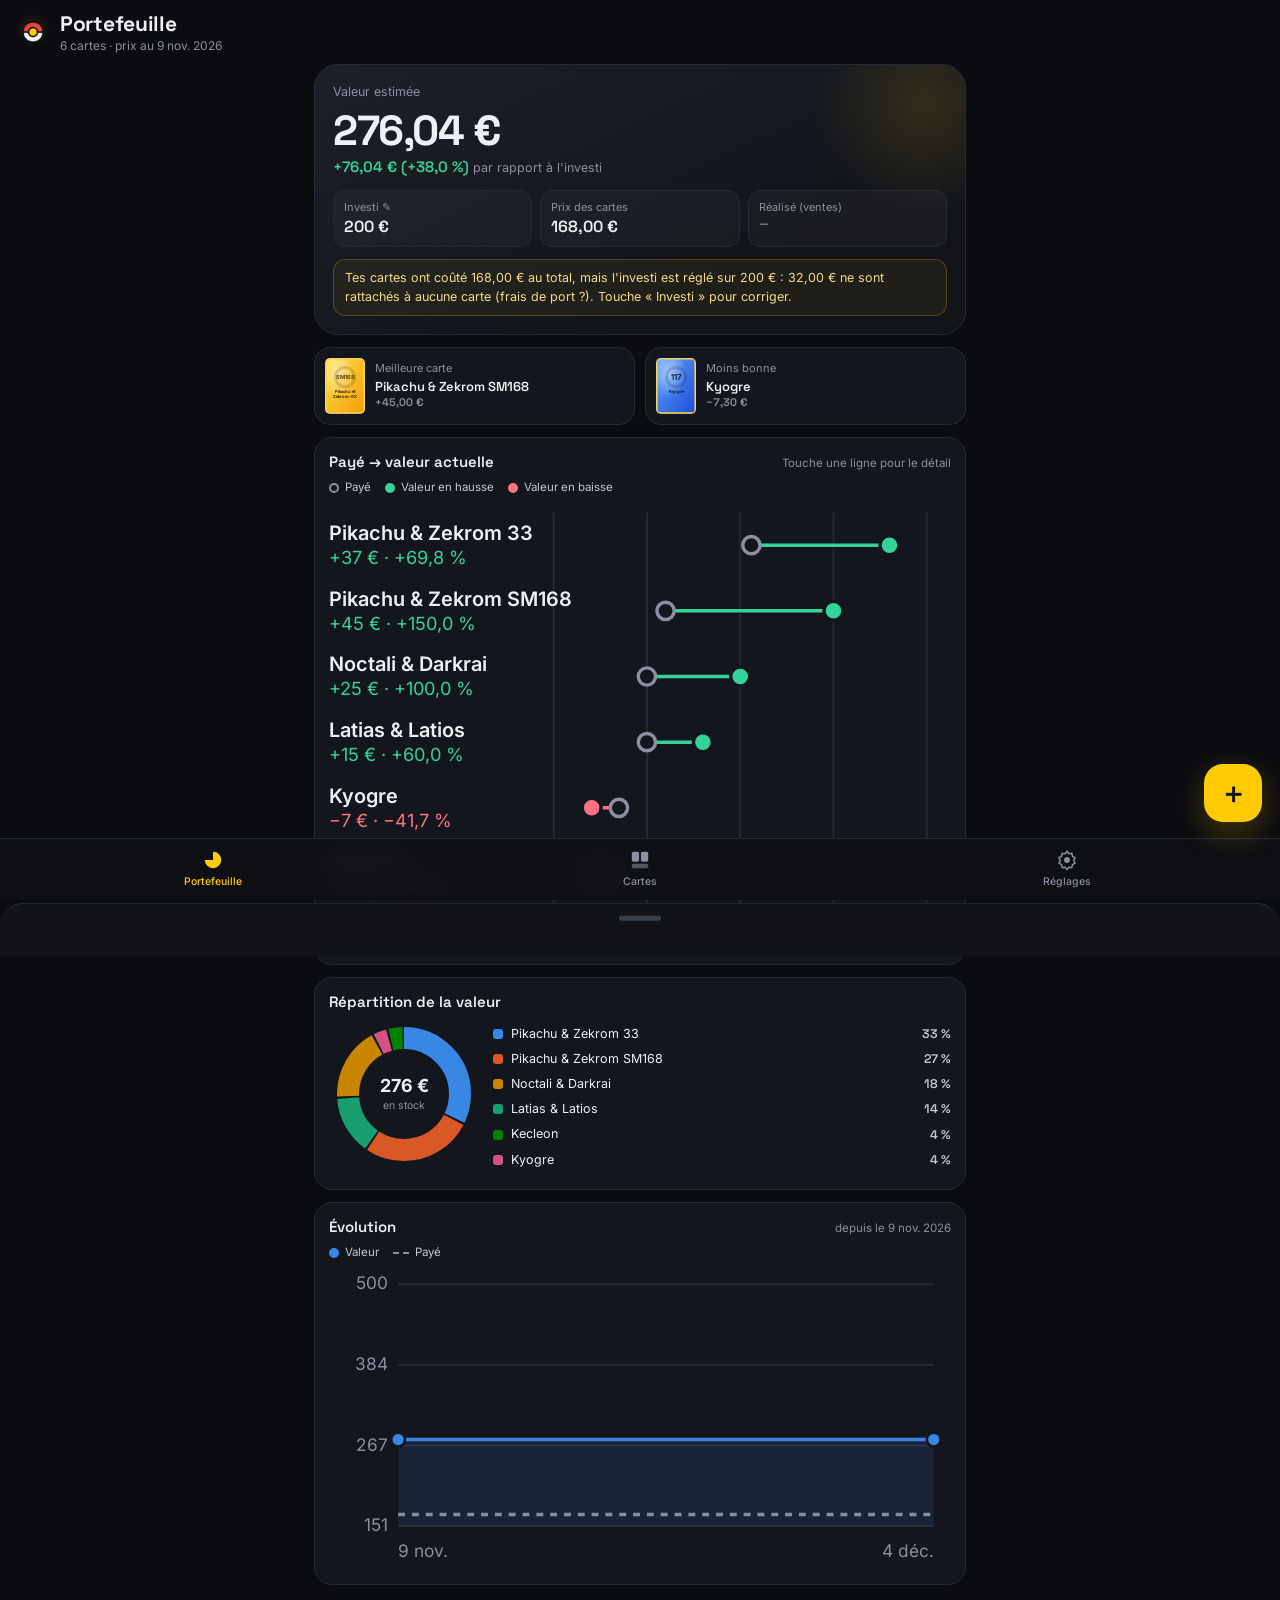
<file: index.html>
<!DOCTYPE html>
<html lang="fr">
<head>
<meta charset="utf-8">
<meta name="viewport" content="width=device-width, initial-scale=1, viewport-fit=cover">
<meta name="theme-color" content="#0b0c10">
<meta name="apple-mobile-web-app-capable" content="yes">
<meta name="mobile-web-app-capable" content="yes">
<meta name="apple-mobile-web-app-status-bar-style" content="black-translucent">
<meta name="apple-mobile-web-app-title" content="PokéFolio">
<meta name="description" content="Suivi de valeur de ma collection de cartes Pokémon.">
<title>PokéFolio</title>
<link rel="manifest" href="manifest.webmanifest">
<link rel="apple-touch-icon" href="icons/apple-touch-icon.png">
<link rel="icon" type="image/png" href="icons/icon-192.png">
<link rel="preconnect" href="https://fonts.googleapis.com">
<link href="https://fonts.googleapis.com/css2?family=Space+Grotesk:wght@500;600;700&family=Inter:wght@400;500;600&display=swap" rel="stylesheet">
<link rel="stylesheet" href="app.css">
</head>
<body>
<header class="appbar">
  <div class="brand"><img src="icons/icon-192.png" alt="" class="logo"><div><h1 id="title">Portefeuille</h1><div class="sub" id="subtitle"></div></div></div>
  <button class="iconbtn" id="bSort" aria-label="Trier" hidden>⇅</button>
</header>

<main>
  <!-- PORTEFEUILLE -->
  <section class="view on" id="v-home">
    <div class="hero">
      <div class="lbl">Valeur estimée</div>
      <div class="big num" id="hValue">—</div>
      <div class="delta" id="hDelta"></div>
      <div class="kpis">
        <button class="kpi" id="kInvest"><span>Investi ✎</span><b id="kInv">—</b></button>
        <div class="kpi"><span>Prix des cartes</span><b id="kPaid">—</b></div>
        <div class="kpi"><span>Réalisé (ventes)</span><b id="kReal">—</b></div>
      </div>
      <div class="note" id="gapNote" hidden></div>
    </div>

    <div class="movers" id="movers"></div>

    <div class="panel"><div class="ph"><h3>Payé → valeur actuelle</h3><span class="cap">Touche une ligne pour le détail</span></div>
      <div class="lgd"><span><i class="ring"></i>Payé</span><span><i style="background:var(--up)"></i>Valeur en hausse</span><span><i style="background:var(--down)"></i>Valeur en baisse</span></div>
      <div id="chDumb"></div></div>
    <div class="panel"><div class="ph"><h3>Répartition de la valeur</h3></div>
      <div class="donutwrap"><div id="chDonut"></div><div class="legend" id="lgDonut"></div></div></div>
    <div class="panel"><div class="ph"><h3>Évolution</h3><span class="cap" id="histCap"></span></div>
      <div class="lgd"><span><i style="background:#3987e5"></i>Valeur</span><span><i class="dash"></i>Payé</span></div>
      <div id="chHist"></div></div>
  </section>

  <!-- CARTES -->
  <section class="view" id="v-cards">
    <div class="toolbar">
      <input id="search" type="search" placeholder="Rechercher une carte…" autocomplete="off">
      <div class="seg" id="sort">
        <button data-s="pl" class="on">+/−</button><button data-s="val">Valeur</button><button data-s="pct">%</button><button data-s="name">A–Z</button>
      </div>
    </div>
    <div class="filters" id="filters">
      <button data-f="all" class="on">Toutes</button><button data-f="owned">En stock</button><button data-f="sold">Vendues</button><button data-f="nophoto">Sans photo</button>
    </div>
    <div class="grid" id="grid"></div>
  </section>

  <!-- REGLAGES -->
  <section class="view" id="v-settings"></section>
</main>

<nav class="tabbar">
  <button class="tab on" data-v="home"><svg viewBox="0 0 24 24"><path d="M3 12a9 9 0 1 0 9-9v9z"/><path d="M12 3a9 9 0 0 1 9 9h-9z" opacity=".55"/></svg><span>Portefeuille</span></button>
  <button class="tab" data-v="cards"><svg viewBox="0 0 24 24"><rect x="3" y="3" width="8" height="11" rx="2"/><rect x="13" y="3" width="8" height="11" rx="2"/><rect x="3" y="16" width="18" height="5" rx="2" opacity=".55"/></svg><span>Cartes</span></button>
  <button class="tab" data-v="settings"><svg viewBox="0 0 24 24"><circle cx="12" cy="12" r="3.2"/><path d="M12 2.5l2 2.6 3.3-.4.6 3.2 2.9 1.6-1.4 3 1.4 3-2.9 1.6-.6 3.2-3.3-.4-2 2.6-2-2.6-3.3.4-.6-3.2-2.9-1.6 1.4-3-1.4-3 2.9-1.6.6-3.2 3.3.4z" fill="none" stroke="currentColor" stroke-width="1.6"/></svg><span>Réglages</span></button>
</nav>
<button class="fab" id="bAdd" aria-label="Ajouter une carte">＋</button>

<div class="scrim" id="scrim"></div>
<div class="sheet" id="sheet" role="dialog" aria-modal="true"><div class="grab"></div><div class="in" id="sheetBody"></div></div>
<div class="toast" id="toast" role="status"></div>
<div class="tip" id="tip"></div>
<input type="file" id="filePick" accept="image/*" hidden>
<input type="file" id="importPick" accept="application/json,.json" hidden>
<script type="module" src="app.js"></script>
</body>
</html>
</file>
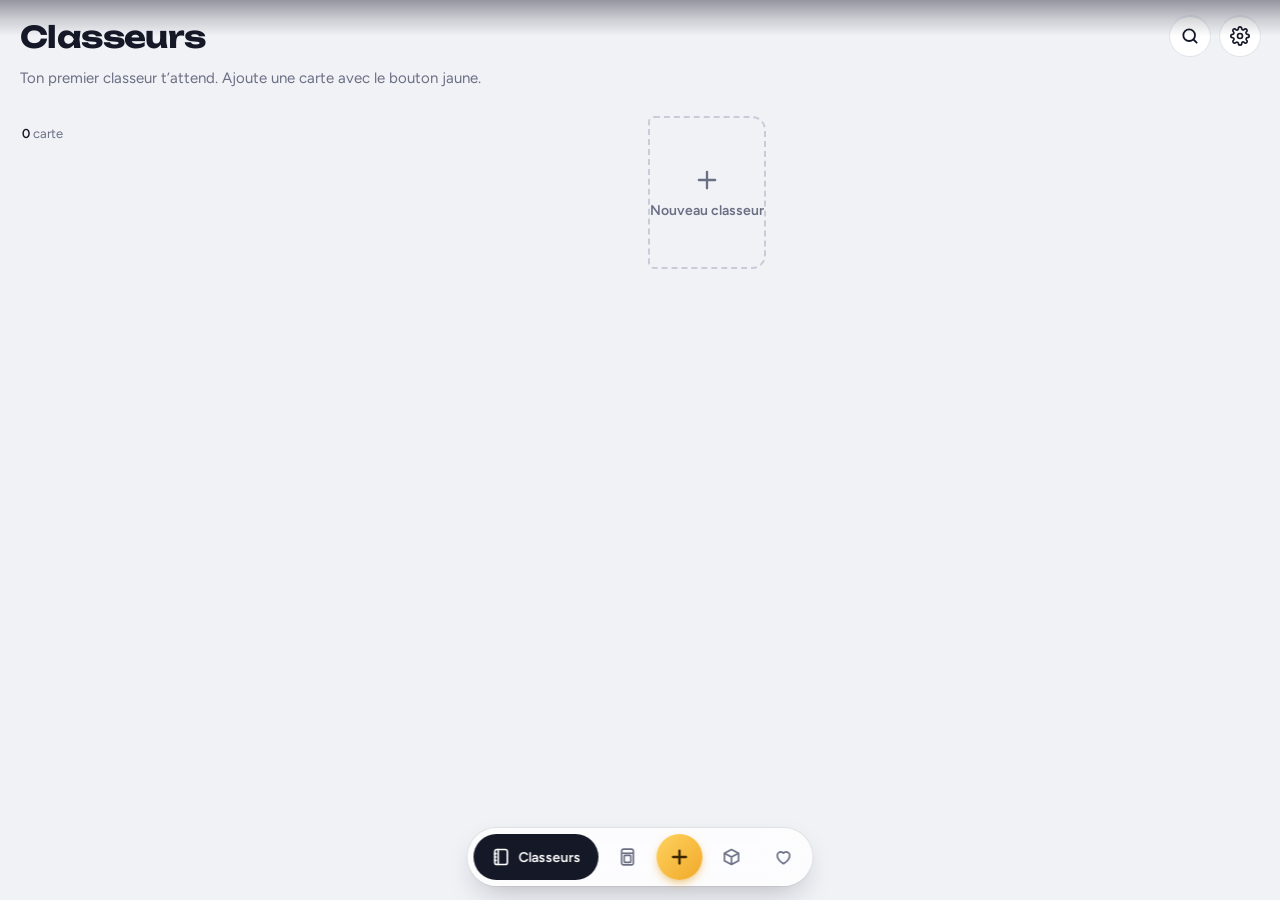
<file: classeurs/index.html>
<!DOCTYPE html>
<html lang="fr">
<head>
<meta charset="utf-8">
<meta name="viewport" content="width=device-width,initial-scale=1,viewport-fit=cover">
<meta name="apple-mobile-web-app-capable" content="yes">
<meta name="mobile-web-app-capable" content="yes">
<meta name="apple-mobile-web-app-status-bar-style" content="black-translucent">
<meta name="apple-mobile-web-app-title" content="Classeurs">
<meta name="theme-color" content="#F1F2F6">
<link rel="manifest" href="manifest.webmanifest">
<link rel="apple-touch-icon" href="icon-180.png">
<link rel="icon" href="icon-192.png">
<title>PokéFolio</title>
<link rel="preconnect" href="https://fonts.googleapis.com">
<link rel="preconnect" href="https://fonts.gstatic.com" crossorigin>
<link href="https://fonts.googleapis.com/css2?family=Unbounded:wght@500;600;700&family=Figtree:wght@400;500;600;700&display=swap" rel="stylesheet">
<style>
:root{
  --bg:#F1F2F6; --surface:#FFFFFF; --ink:#151827; --on-ink:#FFFFFF; --muted:#6A6F84; --line:#E2E4EC;
  --field:#F1F2F6; --raised:#FFFFFF; --soft:#D5D8E2; --dash:#C9CCD8; --skel:#E7E9F0; --glass:rgba(255,255,255,.78);
  --danger-bg:#FBE9EA; --ph1:#E6E8F0; --ph2:#D3D7E3; --ph-ink:#545A70; --placeholder:#B9BDCB;
  --up:#178A5E; --down:#CF3F45; --gold:#E9B949;
  --display:'Unbounded',system-ui,sans-serif; --body:'Figtree',system-ui,-apple-system,sans-serif;
  --st:env(safe-area-inset-top,0px); --sb:env(safe-area-inset-bottom,0px);
  --ease:cubic-bezier(.2,.8,.2,1); --spring:cubic-bezier(.34,1.56,.64,1);
  --card-r:5.5%;
  color-scheme:light;
}
html[data-theme=dark]{
  --bg:#0D0F1C; --surface:#171A2B; --ink:#EEF0F7; --on-ink:#121426; --muted:#8C92AB; --line:#262A40;
  --field:#0F1122; --raised:#2B2F47; --soft:#3A3F5A; --dash:#363B55; --skel:#20243A; --glass:rgba(30,33,54,.8);
  --danger-bg:#3A1C25; --ph1:#23273D; --ph2:#1A1D30; --ph-ink:#8C92AB; --placeholder:#4B506A;
  --up:#3CC48C; --down:#FF6B70; color-scheme:dark;
}
*{box-sizing:border-box;-webkit-tap-highlight-color:transparent}
html,body{margin:0;height:100%;background:var(--bg);color:var(--ink);font-family:var(--body);-webkit-font-smoothing:antialiased;overscroll-behavior:none}
body{overflow:hidden;-webkit-user-select:none;user-select:none}
button{font:inherit;color:inherit;background:none;border:0;padding:0;cursor:pointer}
input{font:inherit;color:inherit;-webkit-user-select:text;user-select:text}
img{display:block;-webkit-user-drag:none}
:focus-visible{outline:2.5px solid #4B6BFF;outline-offset:2px;border-radius:8px}
.view{position:fixed;inset:0;overflow-y:auto;-webkit-overflow-scrolling:touch;padding:calc(var(--st) + 14px) 20px calc(var(--sb) + 110px)}
.view[hidden]{display:none}
.top{display:flex;align-items:center;justify-content:space-between;gap:12px;min-height:44px}
h1{font-family:var(--display);font-weight:700;font-size:30px;letter-spacing:-.02em;margin:0;line-height:1.1}
.icon-btn{width:40px;height:40px;border-radius:50%;display:grid;place-items:center;background:var(--surface);color:var(--ink);box-shadow:0 1px 0 var(--line) inset,0 0 0 1px var(--line)}
.icon-btn svg{width:20px;height:20px}
.summary{margin:10px 0 26px;color:var(--muted);font-size:15px;line-height:1.45}
.summary strong{color:var(--ink);font-weight:600}
.delta{font-weight:600;font-variant-numeric:tabular-nums}
.delta.up{color:var(--up)} .delta.down{color:var(--down)}

/* ---------- Binder covers (the signature element) ---------- */
.shelf{display:grid;grid-template-columns:minmax(0,1fr) minmax(0,1fr);gap:22px 16px}
.binder{text-align:left;display:flex;flex-direction:column;gap:10px;perspective:900px}
.cover{position:relative;aspect-ratio:3/3.9;border-radius:6px 14px 14px 6px;background:var(--c);
  background-image:
    radial-gradient(120% 80% at 20% 0%,rgba(255,255,255,.22),transparent 60%),
    linear-gradient(180deg,rgba(255,255,255,.06),rgba(0,0,0,.18)),
    url("data:image/svg+xml,%3Csvg xmlns='http://www.w3.org/2000/svg' width='120' height='120'%3E%3Cfilter id='n'%3E%3CfeTurbulence type='fractalNoise' baseFrequency='.9' numOctaves='3' stitchTiles='stitch'/%3E%3CfeColorMatrix values='0 0 0 0 0 0 0 0 0 0 0 0 0 0 0 0 0 0 .55 0'/%3E%3C/filter%3E%3Crect width='120' height='120' filter='url(%23n)'/%3E%3C/svg%3E");
  box-shadow:0 1px 0 rgba(255,255,255,.25) inset,0 -2px 0 rgba(0,0,0,.15) inset,0 18px 30px -14px color-mix(in srgb,var(--c) 70%,#000),0 4px 8px -4px rgba(0,0,0,.25);
  transition:transform .35s var(--ease);transform-origin:left center;overflow:hidden}
.binder:active .cover{transform:rotateY(-9deg) scale(.98)}
.spine{position:absolute;left:0;top:0;bottom:0;width:14%;background:linear-gradient(90deg,rgba(0,0,0,.28),rgba(0,0,0,.05) 70%,rgba(255,255,255,.12) 92%,rgba(0,0,0,.2));}
.stitch{position:absolute;inset:7px 8px 7px calc(14% + 6px);border:1.5px dashed rgba(255,255,255,.28);border-radius:3px 9px 9px 3px;pointer-events:none}
.band{position:absolute;right:13%;top:-2px;bottom:-2px;width:7px;background:linear-gradient(90deg,rgba(0,0,0,.35),rgba(30,30,40,.85) 40%,rgba(0,0,0,.4));box-shadow:1px 0 0 rgba(255,255,255,.12)}
.window{position:absolute;left:calc(14% + 15%);top:12%;width:42%;aspect-ratio:63/88;border-radius:6px;background:rgba(0,0,0,.18);box-shadow:0 0 0 3px rgba(255,255,255,.14),0 2px 0 rgba(0,0,0,.2) inset;overflow:hidden;transform:rotate(-3deg)}
.window img{width:100%;height:100%;object-fit:cover}
.window.empty{display:grid;place-items:center;color:rgba(255,255,255,.55)}
.window.empty svg{width:30%;height:30%}
.cover .label{position:absolute;left:calc(14% + 12px);right:24%;bottom:12px;color:#fff;text-shadow:0 1px 2px rgba(0,0,0,.25)}
.cover .label b{display:block;font-family:var(--display);font-weight:600;font-size:15px;line-height:1.15;letter-spacing:-.01em;overflow:hidden;display:-webkit-box;-webkit-line-clamp:2;-webkit-box-orient:vertical}
.tag{display:inline-block;margin-top:6px;font-size:11px;font-weight:600;padding:3px 7px;border-radius:99px;background:rgba(255,255,255,.2);backdrop-filter:blur(4px)}
.bmeta{display:flex;justify-content:space-between;font-size:13px;color:var(--muted);padding:0 2px;font-variant-numeric:tabular-nums}
.bmeta b{color:var(--ink);font-weight:600}
.cover.new{background:transparent;box-shadow:none;border:2px dashed var(--dash);display:grid;place-items:center;color:var(--muted)}
.cover.new span{display:flex;flex-direction:column;align-items:center;gap:8px;font-weight:600;font-size:14px}
.cover.new svg{width:28px;height:28px}

/* Barre d'état iOS (texte blanc en plein écran) : léger voile sur les écrans clairs */
.scrim{position:fixed;left:0;right:0;top:0;height:calc(var(--st) + 36px);z-index:15;pointer-events:none;background:linear-gradient(180deg,rgba(21,24,39,.42) 0%,rgba(21,24,39,.16) 55%,rgba(21,24,39,0) 100%);transition:opacity .3s}
body.in-binder .scrim,html[data-theme=dark] .scrim{opacity:0}
/* ---------- Tab bar ---------- */
.tabbar{position:fixed;left:50%;bottom:calc(var(--sb) + 14px);transform:translateX(-50%);display:flex;align-items:center;gap:6px;padding:6px;border-radius:99px;background:var(--glass);backdrop-filter:blur(20px) saturate(1.6);-webkit-backdrop-filter:blur(20px) saturate(1.6);box-shadow:0 0 0 1px rgba(20,24,40,.06),0 12px 30px -10px rgba(20,24,40,.3);z-index:20;transition:transform .4s var(--ease),opacity .3s}
.tabbar.hide{transform:translate(-50%,140%);opacity:0}
.tab{display:flex;align-items:center;gap:7px;height:46px;padding:0 18px;border-radius:99px;font-weight:600;font-size:14px;color:var(--muted);transition:background .25s,color .25s}
.tab svg{width:20px;height:20px}
.tab.on{background:var(--ink);color:var(--on-ink)}
.tab:not(.on):not(.add){width:46px;padding:0;justify-content:center}
.tab:not(.on) .tl{display:none}
.tab.add{width:46px;padding:0;justify-content:center;background:linear-gradient(135deg,#FFD25E,#F0A92A);color:#3B2600;box-shadow:0 4px 12px -4px #E5A12A}
.tab.add svg{width:22px;height:22px}

/* ---------- Binder view ---------- */
.bview{position:fixed;inset:0;background:var(--c);color:#fff;display:flex;flex-direction:column;z-index:10;
  background-image:radial-gradient(100% 60% at 50% 0%,rgba(255,255,255,.14),transparent 70%),linear-gradient(180deg,transparent,rgba(0,0,0,.35));}
.bview[hidden]{display:none}
.bhead{padding:calc(var(--st) + 10px) 16px 0;display:flex;align-items:center;gap:10px}
.bhead .icon-btn{background:rgba(255,255,255,.16);box-shadow:none;color:#fff;flex:none}
.bhead h2{flex:1;margin:0;font-family:var(--display);font-weight:600;font-size:19px;letter-spacing:-.01em;text-align:center;white-space:nowrap;overflow:hidden;text-overflow:ellipsis}
.bsub{text-align:center;font-size:13px;opacity:.78;margin-top:4px;font-variant-numeric:tabular-nums}
.pages{flex:1;display:flex;overflow-x:auto;overflow-y:hidden;scroll-snap-type:x mandatory;scrollbar-width:none;perspective:1400px;align-items:center}
.pages::-webkit-scrollbar{display:none}
.page{flex:0 0 100%;scroll-snap-align:center;display:grid;place-items:center;padding:10px 0}
.sheetpage{--w:min(calc(100vw - 34px),calc((100dvh - 230px - var(--st) - var(--sb)) * var(--ratio,.74)),520px);width:var(--w);position:relative;padding:4.5% 4.5% 4.5% 9%;border-radius:10px 16px 16px 10px;
  background:color-mix(in srgb,var(--c) 28%,#0E0F18);
  box-shadow:0 1px 0 rgba(255,255,255,.08) inset,0 30px 50px -20px rgba(0,0,0,.55),0 0 0 1px rgba(255,255,255,.05);
  will-change:transform;transform-origin:center}
.holes{position:absolute;left:3%;top:0;bottom:0;display:flex;flex-direction:column;justify-content:space-evenly}
.holes i{width:9px;height:9px;border-radius:50%;background:color-mix(in srgb,var(--c) 70%,#000);box-shadow:0 1px 0 rgba(255,255,255,.12)}
.grid9{display:grid;grid-template-columns:repeat(3,minmax(0,1fr));gap:4%}
.pocket{-webkit-touch-callout:none;position:relative;aspect-ratio:63/88;border-radius:var(--card-r);background:rgba(255,255,255,.05);box-shadow:0 0 0 1px rgba(255,255,255,.08) inset;overflow:hidden;transition:transform .3s var(--ease),box-shadow .2s}
.pocket img{width:100%;height:100%;object-fit:cover;border-radius:var(--card-r)}
.pocket::after{content:"";position:absolute;inset:0;border-radius:inherit;pointer-events:none;background:linear-gradient(115deg,rgba(255,255,255,.22) 0%,rgba(255,255,255,0) 28%,rgba(255,255,255,0) 62%,rgba(255,255,255,.1) 75%,rgba(255,255,255,0) 90%);box-shadow:0 0 0 1px rgba(255,255,255,.12) inset}
.pocket.empty{display:grid;place-items:center;color:rgba(255,255,255,.28)}
.pocket.empty svg{width:24%;height:24%}
.pocket.empty:active{background:rgba(255,255,255,.1)}
.pocket .qty{position:absolute;right:5%;bottom:4%;z-index:2;font-size:10px;font-weight:700;background:rgba(0,0,0,.7);padding:2px 5px;border-radius:6px}
.pocket.sel{box-shadow:0 0 0 3px #FFD25E;transform:scale(.94)}
.pocket.drop img{animation:slidein .6s var(--spring) both;animation-delay:calc(var(--d,0) * 70ms)}
.pocket.hole img{opacity:.18;filter:grayscale(1)}
.pocket.over{box-shadow:0 0 0 3px #FFD25E;transform:scale(1.04)}
.pocket.lifted{position:fixed;z-index:80;margin:0;pointer-events:none;transform:scale(1.12) rotate(-3deg);box-shadow:0 26px 40px -12px rgba(0,0,0,.6);transition:transform .25s var(--spring)}
.pocket.found{animation:found .9s ease-in-out 2}
@keyframes found{0%,100%{box-shadow:0 0 0 0 rgba(255,210,94,0)}35%{box-shadow:0 0 0 4px #FFD25E;transform:scale(1.07)}}
.pocket img{-webkit-touch-callout:none}
@keyframes slidein{from{transform:translateY(-70%) scale(1.15) rotate(-6deg);opacity:0}to{transform:none;opacity:1}}
.bfoot{padding:6px 16px calc(var(--sb) + 16px);display:flex;flex-direction:column;align-items:center;gap:14px}
.dots{display:flex;gap:6px}
.dots i{width:6px;height:6px;border-radius:99px;background:rgba(255,255,255,.35);transition:width .3s var(--ease),background .3s}
.dots i.on{width:18px;background:#fff}
.bactions{display:flex;gap:8px}
.pill{height:42px;padding:0 16px;border-radius:99px;display:inline-flex;align-items:center;gap:8px;font-weight:600;font-size:14px;background:rgba(255,255,255,.16);color:#fff}
.pill svg{width:18px;height:18px}
.pill.light{background:#fff;color:#151827}
.pill.on{background:#FFD25E;color:#3B2600}

/* ---------- Sheets ---------- */
.sheet-wrap{position:fixed;inset:0;z-index:50;display:flex;align-items:flex-end}
.backdrop{position:absolute;inset:0;background:rgba(12,14,24,.45);opacity:0;transition:opacity .35s}
.sheet-wrap.open .backdrop{opacity:1}
.sheet{position:relative;width:100%;max-height:calc(100dvh - var(--st) - 12px);background:var(--surface);border-radius:26px 26px 0 0;padding:8px 20px calc(var(--sb) + 20px);overflow-y:auto;transform:translateY(100%);transition:transform .45s var(--ease);box-shadow:0 -10px 40px rgba(0,0,0,.15)}
.sheet.full{height:calc(100dvh - var(--st) - 12px);display:flex;flex-direction:column;overflow:hidden;padding-bottom:0}
.sheet-wrap.open .sheet{transform:translateY(0)}
.grab{width:38px;height:5px;border-radius:9px;background:var(--soft);margin:0 auto 12px}
.sheet h3{font-family:var(--display);font-weight:600;font-size:20px;margin:6px 0 16px;letter-spacing:-.01em}
.field{margin-bottom:18px}
.field>label,.flabel{display:block;font-size:13px;font-weight:600;color:var(--muted);margin-bottom:8px}
.txt{width:100%;height:50px;border-radius:14px;border:0;background:var(--field);padding:0 16px;font-size:16px;outline:none;transition:box-shadow .2s}
.txt:focus{box-shadow:0 0 0 2px var(--ink)}
.swatches{display:flex;flex-wrap:wrap;gap:10px}
.sw{width:40px;height:40px;border-radius:50%;background:var(--c);box-shadow:0 0 0 1px rgba(0,0,0,.08) inset;transition:transform .2s var(--spring)}
.sw.on{box-shadow:0 0 0 3px var(--surface),0 0 0 5px var(--c);transform:scale(1.05)}
.seg{display:flex;background:var(--field);border-radius:12px;padding:3px}
.seg button{flex:1;height:38px;border-radius:9px;font-size:14px;font-weight:600;color:var(--muted);transition:background .2s,color .2s}
.seg button.on{background:var(--raised);color:var(--ink);box-shadow:0 1px 3px rgba(0,0,0,.12)}
.btn{width:100%;height:54px;border-radius:16px;background:var(--ink);color:var(--on-ink);font-weight:600;font-size:16px;display:flex;align-items:center;justify-content:center;gap:8px;transition:transform .15s}
.btn:active{transform:scale(.98)}
.btn svg{width:20px;height:20px;flex:none}.btn{white-space:nowrap}
.btn.ghost{background:var(--field);color:var(--ink)}
.btn.danger{background:var(--danger-bg);color:var(--down)}
.btn.danger.armed{background:var(--down);color:#fff}
.row{display:flex;gap:10px}
.row>*{flex:1 1 0;min-width:0}

/* search */
.sbar{display:flex;align-items:center;gap:12px}
.sinput{flex:1;position:relative}
.sinput svg{position:absolute;left:14px;top:50%;width:19px;height:19px;transform:translateY(-50%);color:var(--muted)}
.sinput .txt{padding-left:42px}
.link{font-weight:600;color:var(--ink);font-size:15px}
.dest{display:flex;gap:8px;overflow-x:auto;scrollbar-width:none;margin:14px -20px 0;padding:0 20px 2px}
.dest::-webkit-scrollbar{display:none}
.chip{flex:none;height:34px;padding:0 13px;border-radius:99px;font-size:13.5px;font-weight:600;background:var(--field);color:var(--muted);display:inline-flex;align-items:center;gap:7px;transition:background .2s,color .2s}
.chip i{width:10px;height:10px;border-radius:50%;background:var(--c)}
.chip.on{background:var(--ink);color:var(--on-ink)}
.results{flex:1;overflow-y:auto;margin:14px -20px 0;padding:4px 20px calc(var(--sb) + 24px)}
.rgrid{display:grid;grid-template-columns:repeat(3,minmax(0,1fr));gap:14px 10px}
.rcard{text-align:left;animation:pop .45s var(--ease) both}
@keyframes pop{from{opacity:0;transform:translateY(10px) scale(.97)}}
.thumb{position:relative;aspect-ratio:63/88;border-radius:var(--card-r);overflow:hidden;background:var(--bg);box-shadow:0 6px 14px -8px rgba(20,24,40,.45);position:relative}
.thumb img{width:100%;height:100%;object-fit:cover}
.rcard .n{font-size:12.5px;font-weight:600;margin-top:7px;line-height:1.2;white-space:nowrap;overflow:hidden;text-overflow:ellipsis}
.rcard .s{font-size:11.5px;color:var(--muted);white-space:nowrap;overflow:hidden;text-overflow:ellipsis;font-variant-numeric:tabular-nums}
.skel{aspect-ratio:63/88;border-radius:var(--card-r);background:linear-gradient(100deg,var(--field) 30%,var(--skel) 50%,var(--field) 70%);background-size:300% 100%;animation:sk 1.2s linear infinite}
@keyframes sk{from{background-position:100% 0}to{background-position:-50% 0}}
.hint{color:var(--muted);font-size:14.5px;line-height:1.5;text-align:center;padding:30px 10px}
.sugg{display:flex;flex-wrap:wrap;gap:8px;justify-content:center;margin-top:14px}
.ph{width:100%;height:100%;display:flex;flex-direction:column;justify-content:flex-end;padding:10%;background:linear-gradient(160deg,var(--ph1),var(--ph2));color:var(--ph-ink);font-size:11px;font-weight:600;line-height:1.2}

/* mode + extensions */
.modes{display:flex;gap:8px;margin-top:12px}
.modes #mode{flex:1}
.langseg{flex:none;width:104px}
.lang{position:absolute;left:6%;bottom:4%;z-index:2;font-size:9.5px;font-weight:700;padding:2px 5px;border-radius:5px;background:rgba(0,0,0,.72);color:#fff;letter-spacing:.03em;pointer-events:none}
.setlist{display:flex;flex-direction:column}
.setrow{display:flex;align-items:center;gap:14px;padding:12px 0;width:100%;text-align:left;border-bottom:1px solid var(--line)}
.slogo{width:68px;height:40px;flex:none;display:grid;place-items:center}
.slogo img{max-width:100%;max-height:100%;object-fit:contain}
.slogo.txt{border-radius:10px;background:var(--field);font-family:var(--display);font-weight:600;font-size:12px;color:var(--muted)}
.sinfo{flex:1;min-width:0;display:flex;flex-direction:column;gap:3px}
.sinfo b{font-weight:600;font-size:15px;white-space:nowrap;overflow:hidden;text-overflow:ellipsis}
.ssub{font-size:13px;color:var(--muted);font-variant-numeric:tabular-nums}
.bar{height:4px;border-radius:9px;background:var(--line);overflow:hidden;margin-top:3px;max-width:180px}
.bar i{display:block;height:100%;border-radius:inherit;background:var(--up);transition:width .6s var(--ease)}
.sethead{display:flex;align-items:center;gap:12px;padding:2px 0 14px}
.sethead .icon-btn{flex:none}
.setopts{display:flex;gap:8px;margin-bottom:16px;flex-wrap:wrap}
.scard{text-align:left;position:relative}
.scard .thumb{transition:transform .25s var(--spring),box-shadow .2s}
.scard.missing .thumb img{opacity:.5;filter:grayscale(.85)}
.scard.sel .thumb{transform:scale(.95);box-shadow:0 0 0 3px #FFD25E,0 10px 18px -10px rgba(20,24,40,.5)}
.scard.sel .thumb img{opacity:1;filter:none}
.scard .s{font-size:11.5px;color:var(--muted);margin-top:6px;white-space:nowrap;overflow:hidden;text-overflow:ellipsis;font-variant-numeric:tabular-nums}
.own,.pick{position:absolute;top:5%;right:6%;min-width:22px;height:22px;padding:0 5px;border-radius:99px;display:grid;place-items:center;font-size:11px;font-weight:700;box-shadow:0 2px 6px rgba(0,0,0,.3);z-index:2}
.own{background:var(--up);color:#fff}
.own svg,.pick svg{width:12px;height:12px}
.pick{background:#FFD25E;color:#3B2600;transform:scale(0);transition:transform .3s var(--spring)}
.scard.sel .pick{transform:scale(1)}
.scard.sel .own{opacity:0}
.addbar{position:absolute;left:16px;right:16px;bottom:calc(var(--sb) + 14px);z-index:5;transform:translateY(160%);transition:transform .45s var(--spring)}
.addbar.show{transform:none}
.addbar .btn{box-shadow:0 14px 30px -10px rgba(0,0,0,.45)}
.results.pad{padding-bottom:calc(var(--sb) + 96px)}
.where{font-size:11.5px;color:var(--muted);line-height:1.3}
.topbtns{display:flex;gap:10px}

/* card hero + holo */
.hero{display:grid;place-items:center;padding:6px 0 18px;perspective:900px}
.holo{--rx:0deg;--ry:0deg;--mx:50%;--my:50%;--o:0;position:relative;width:min(62vw,250px);aspect-ratio:63/88;border-radius:4.5%/3.3%;transform:rotateX(var(--rx)) rotateY(var(--ry));transition:transform .5s var(--ease);touch-action:none;box-shadow:0 30px 40px -22px rgba(20,24,40,.6),0 0 0 1px rgba(0,0,0,.05)}
.holo.live{transition:none}
.holo img,.holo .ph{width:100%;height:100%;object-fit:cover;border-radius:inherit}
.holo::before,.holo::after{content:"";position:absolute;inset:0;border-radius:inherit;pointer-events:none;transition:opacity .4s}
.holo::before{background:repeating-linear-gradient(110deg,#ff6b9d 0%,#ffd36b 7%,#6bffb0 14%,#6bc8ff 21%,#b46bff 28%,#ff6b9d 35%);background-size:300% 300%;background-position:var(--mx) var(--my);mix-blend-mode:color-dodge;opacity:calc(var(--o) * .32);filter:saturate(1.2)}
.holo::after{background:radial-gradient(circle at var(--mx) var(--my),rgba(255,255,255,.65),rgba(255,255,255,0) 45%);mix-blend-mode:overlay;opacity:var(--o)}
.holo.sweep::after{animation:sweep 1.3s var(--ease) .25s both}
@keyframes sweep{0%{opacity:0;background:linear-gradient(110deg,transparent 30%,rgba(255,255,255,.7) 50%,transparent 70%);background-size:250% 100%;background-position:120% 0}40%{opacity:1}100%{opacity:0;background:linear-gradient(110deg,transparent 30%,rgba(255,255,255,.7) 50%,transparent 70%);background-size:250% 100%;background-position:-30% 0}}
.cname{text-align:center}
.cname h4{font-family:var(--display);font-weight:600;font-size:22px;margin:0;letter-spacing:-.01em}
.cname p{margin:6px 0 0;color:var(--muted);font-size:14px}
.facts{display:flex;justify-content:center;gap:6px;flex-wrap:wrap;margin:12px 0 20px}
.fact{font-size:12.5px;font-weight:600;padding:5px 10px;border-radius:99px;background:var(--field);color:var(--muted)}
.prices{display:grid;grid-template-columns:1fr 1fr;gap:10px;margin-bottom:12px}
.pbox{background:var(--field);border-radius:16px;padding:12px 14px}
.pbox label{display:block;font-size:12.5px;font-weight:600;color:var(--muted)}
.pbox input{width:100%;border:0;background:none;font-family:var(--display);font-weight:600;font-size:22px;padding:4px 0 0;outline:none;font-variant-numeric:tabular-nums}
.pbox input::placeholder{color:var(--placeholder)}
.gain{display:flex;justify-content:space-between;align-items:center;font-size:14px;color:var(--muted);padding:2px 4px 16px}
.check{display:grid;grid-template-columns:1fr 1fr;gap:10px;margin-bottom:22px}
.check a{height:48px;border-radius:14px;display:flex;align-items:center;justify-content:center;gap:8px;font-weight:600;font-size:14px;text-decoration:none;color:var(--ink);box-shadow:0 0 0 1.5px var(--line) inset}
.check a svg{width:16px;height:16px;color:var(--muted)}
.stepper{display:flex;align-items:center;justify-content:space-between;background:var(--field);border-radius:14px;height:50px;padding:0 6px}
.stepper button{width:38px;height:38px;border-radius:10px;font-size:20px;font-weight:600;background:var(--raised)}
.stepper span{font-weight:700;font-variant-numeric:tabular-nums}
.actions{display:flex;flex-direction:column;gap:10px}

/* gradées : slabs */
.ggrid{display:grid;grid-template-columns:repeat(2,minmax(0,1fr));gap:22px 16px}
@media(min-width:620px){.ggrid{grid-template-columns:repeat(3,minmax(0,1fr))}}
.gitem{text-align:left;color:inherit}
.slab{--gc:#C8102E;position:relative;display:flex;flex-direction:column;aspect-ratio:.62;border-radius:12px;padding:6%;background:linear-gradient(150deg,rgba(255,255,255,.95),rgba(225,229,238,.85) 45%,rgba(255,255,255,.9));box-shadow:0 0 0 1px rgba(20,24,40,.12),0 1px 0 rgba(255,255,255,.9) inset,0 18px 30px -16px rgba(20,24,40,.55);overflow:hidden;transition:transform .3s var(--spring)}
[data-theme=dark] .slab,.dark .slab{background:linear-gradient(150deg,#3a3f5a,#23263a 45%,#33384f);box-shadow:0 0 0 1px rgba(255,255,255,.08),0 18px 30px -16px rgba(0,0,0,.8)}
.slab:after{content:"";position:absolute;inset:0;background:linear-gradient(115deg,transparent 35%,rgba(255,255,255,.35) 48%,transparent 60%);pointer-events:none}
.gitem:active .slab{transform:scale(.97)}
.slabel{display:grid;grid-template-columns:auto 1fr auto;align-items:center;gap:6px;background:#fff;border-radius:5px;padding:5px 6px;box-shadow:0 0 0 1.5px var(--gc) inset;color:#141414;min-height:15%}
.slabel .gco{background:var(--gc);color:#fff;font-family:var(--display);font-weight:700;font-size:9px;padding:3px 4px;border-radius:3px;letter-spacing:.02em;white-space:nowrap}
.slabel .gtx{min-width:0;font-size:8.5px;line-height:1.2;font-weight:600}
.slabel .gtx b{display:block;white-space:nowrap;overflow:hidden;text-overflow:ellipsis;font-size:9px}
.slabel .gtx small{display:block;color:#666;white-space:nowrap;overflow:hidden;text-overflow:ellipsis;font-weight:500}
.slabel .gnum{text-align:right;font-family:var(--display);font-weight:700;font-size:17px;line-height:1;color:var(--gc)}
.slabel .gnum small{display:block;font-size:6.5px;letter-spacing:.04em;color:#444;margin-top:2px}
.swin{flex:1;display:flex;align-items:center;justify-content:center;margin-top:7%;border-radius:6px;background:rgba(20,24,40,.06);padding:5%;min-height:0}
.swin img,.swin .ph{max-height:100%;width:auto;aspect-ratio:63/88;object-fit:cover;border-radius:var(--card-r);box-shadow:0 6px 14px -6px rgba(0,0,0,.45)}
.swin .ph{height:100%;font-size:10px}
.slab.photo{padding:0;background:#111}.slab.photo img{width:100%;height:100%;object-fit:cover}
.gmeta{display:flex;justify-content:space-between;align-items:baseline;gap:6px;margin-top:10px;font-size:13px}
.gmeta b{font-family:var(--display);font-weight:600;font-size:15px;font-variant-numeric:tabular-nums}
.gmeta .delta{font-size:12px}
.ghero{width:min(62vw,250px);margin:6px auto 18px}
.ghero .slabel .gtx{font-size:11px}.ghero .slabel .gtx b{font-size:12px}.ghero .slabel .gnum{font-size:24px}.ghero .slabel .gco{font-size:11px}.ghero .slabel .gnum small{font-size:8px}
.cardpick{display:flex;align-items:center;gap:12px;width:100%;background:var(--field);border-radius:16px;padding:10px;text-align:left;color:inherit}
.cardpick .thumb{width:46px;flex:none}
.cardpick b{display:block;font-size:15px}.cardpick small{color:var(--muted);font-size:13px}
.cardpick .go{margin-left:auto;color:var(--muted);font-weight:600;font-size:13px;white-space:nowrap}
.chips-wrap{display:flex;flex-wrap:wrap;gap:8px}
.chips-wrap .chip.on{background:var(--ink);color:var(--on-ink)}
.gradeq{display:flex;gap:8px;margin-top:8px;flex-wrap:wrap}

/* scellé */
.sgrid{display:grid;grid-template-columns:repeat(2,minmax(0,1fr));gap:22px 16px}
@media(min-width:620px){.sgrid{grid-template-columns:repeat(3,minmax(0,1fr))}}
.sitem{text-align:left;color:inherit}
.sbox{position:relative;display:block;width:100%;aspect-ratio:1;border-radius:18px;overflow:hidden;background:var(--surface);box-shadow:0 0 0 1px var(--line),0 16px 28px -18px rgba(20,24,40,.6);transition:transform .3s var(--spring)}
.sitem:active .sbox{transform:scale(.97)}
.sbox img{position:absolute;inset:0;width:100%;height:100%;object-fit:cover;display:block}
.sbox svg.pack{position:absolute;inset:0;width:100%;height:100%;display:block}
.sbox .qty{position:absolute;top:8px;right:8px;font-family:var(--display);font-weight:700;font-size:12px;padding:4px 8px;border-radius:99px;background:rgba(0,0,0,.72);color:#fff}
.sbox .kind{position:absolute;left:8px;top:8px;font-size:11px;font-weight:700;padding:4px 8px;border-radius:8px;background:rgba(255,255,255,.92);color:#151827}
.sitem .n{font-size:14px;font-weight:600;margin-top:10px;line-height:1.25;display:-webkit-box;-webkit-line-clamp:2;-webkit-box-orient:vertical;overflow:hidden}
.sitem .m{font-size:12.5px;color:var(--muted);white-space:nowrap;overflow:hidden;text-overflow:ellipsis}
.sitem .v{display:flex;justify-content:space-between;align-items:baseline;margin-top:4px}
.sitem .v b{font-family:var(--display);font-weight:600;font-size:15px;font-variant-numeric:tabular-nums}
.shero{width:min(60vw,230px);margin:4px auto 18px}
.shero .sbox{border-radius:22px}
.mediarow{display:grid;grid-template-columns:1fr 1fr;gap:10px;margin:-6px 0 18px}
.mediarow .btn{height:44px;font-size:14px;border-radius:13px}

/* wishlist */
.wgrid{display:grid;grid-template-columns:repeat(3,minmax(0,1fr));gap:18px 12px}
.wcard{text-align:left}
.wcard .thumb{box-shadow:0 10px 20px -12px rgba(20,24,40,.5)}
.wcard .n{font-size:13px;font-weight:600;margin-top:8px;white-space:nowrap;overflow:hidden;text-overflow:ellipsis}
.wcard .t{font-size:12px;color:var(--muted);font-variant-numeric:tabular-nums}
.empty-state{text-align:center;padding:50px 20px;color:var(--muted);line-height:1.5}
.empty-state .ill{width:110px;margin:0 auto 18px;display:flex;justify-content:center}
.empty-state .ill span{width:46px;aspect-ratio:63/88;border-radius:6px;border:2px dashed var(--dash);margin:0 -8px;background:var(--surface)}
.empty-state .ill span:nth-child(1){transform:rotate(-12deg)}.empty-state .ill span:nth-child(3){transform:rotate(12deg)}
.empty-state .ill span:nth-child(2){transform:translateY(-8px);z-index:1}
.empty-state b{display:block;color:var(--ink);font-size:17px;margin-bottom:6px}
.empty-state .btn{width:auto;display:inline-flex;padding:0 22px;margin-top:18px;height:48px}

/* toast */
.ph{position:relative;align-items:flex-start;gap:6px}
.ph .phi{width:22px;height:22px;opacity:.55}.ph .phi svg{width:100%;height:100%}
.toast .tact{margin-left:6px;padding:6px 12px;border-radius:99px;background:var(--on-ink);color:var(--ink);font-weight:700;font-size:13px;pointer-events:auto}
.pm-sub{color:var(--muted);font-size:14px;line-height:1.45;margin:-8px 0 12px}
.pm-tools{display:flex;gap:8px;flex-wrap:wrap}
.pm-grid{display:grid;grid-template-columns:repeat(2,minmax(0,1fr));gap:18px 14px}
@media(min-width:560px){.pm-grid{grid-template-columns:repeat(3,minmax(0,1fr))}}
.pm-page{display:flex;flex-direction:column;gap:8px;text-align:left;color:inherit;transition:transform .25s var(--spring)}
.pm-page:active{transform:scale(.97)}
.pm-sheet{position:relative;display:block;aspect-ratio:var(--ratio,.74);border-radius:6px 10px 10px 6px;background:var(--raised);box-shadow:0 0 0 1px var(--line) inset,0 8px 18px -12px rgba(0,0,0,.45);padding:6% 6% 6% 10%;transition:box-shadow .2s,transform .25s var(--spring)}
.pm-cells{display:grid;gap:5%;height:100%;align-content:center}
.pm-cell{aspect-ratio:63/88;border-radius:var(--card-r);background:var(--field);overflow:hidden;box-shadow:0 0 0 1px var(--line) inset}
.pm-cell img,.pm-cell .ph{width:100%;height:100%;object-fit:cover;font-size:7px;padding:6%}
.pm-cell .ph .phi{display:none}
.pm-x{position:absolute;top:-8px;right:-8px;width:26px;height:26px;border-radius:50%;background:var(--down);color:#fff;display:grid;place-items:center;transform:scale(0);transition:transform .3s var(--spring);box-shadow:0 4px 10px rgba(0,0,0,.3)}
.pm-x svg{width:14px;height:14px}
.pm-page.sel .pm-sheet{box-shadow:0 0 0 3px var(--down),0 8px 18px -12px rgba(0,0,0,.45);transform:scale(.95)}
.pm-page.sel .pm-cells{opacity:.45}
.pm-page.sel .pm-x{transform:scale(1)}
.pm-lbl{font-size:12.5px;color:var(--muted);display:flex;gap:6px;align-items:baseline}
.pm-lbl b{color:var(--ink);font-size:13.5px}
.sheet.full .pm-tools{margin-bottom:2px}
.toast{position:fixed;left:50%;top:calc(var(--st) + 10px);transform:translate(-50%,-150%);z-index:90;display:flex;align-items:center;gap:10px;padding:8px 16px 8px 8px;border-radius:99px;background:var(--ink);color:var(--on-ink);font-weight:600;font-size:14px;box-shadow:0 12px 30px -10px rgba(0,0,0,.5);transition:transform .5s var(--spring);max-width:calc(100vw - 32px)}
.toast:not(.show){transform:translate(-50%,calc(-100% - var(--st) - 40px));box-shadow:none;visibility:hidden;transition:transform .5s var(--spring),visibility 0s .5s}
.toast.show{transform:translate(-50%,0)}
.toast img,.toast .dot{width:26px;height:36px;border-radius:4px;object-fit:cover;flex:none}
.toast .dot{width:26px;height:26px;border-radius:50%;background:#FFD25E;display:grid;place-items:center;color:#3B2600}

/* showcase */
.vitrine{position:fixed;inset:0;z-index:70;background:var(--c);display:flex;flex-direction:column;justify-content:center;align-items:center;padding:calc(var(--st) + 20px) 22px calc(var(--sb) + 20px);color:#fff;
  background-image:radial-gradient(90% 55% at 50% 0%,rgba(255,255,255,.22),transparent 70%),radial-gradient(70% 50% at 100% 100%,rgba(0,0,0,.35),transparent 70%);opacity:0;transition:opacity .4s}
.vitrine.open{opacity:1}
.vitrine .frame{width:min(100%,calc((100dvh - var(--st) - var(--sb) - 60px) * .8),460px);aspect-ratio:4/5;display:flex;flex-direction:column}
.vitrine .t1{font-family:var(--display);font-weight:700;font-size:clamp(24px,7.5vw,34px);line-height:1.05;letter-spacing:-.02em;margin:0 0 4px}
.vitrine .t2{font-size:14px;opacity:.8;margin-bottom:16px;font-variant-numeric:tabular-nums}
.vitrine .sheetpage{flex:1;min-height:0;width:auto;max-width:100%;align-self:center;aspect-ratio:var(--pr,.8);padding:4% 4% 4% 8%}
.vitrine .brand{display:flex;justify-content:space-between;align-items:center;margin-top:14px;font-size:13px;font-weight:600;opacity:.85}
.vitrine .brand b{font-family:var(--display);font-weight:600}
.vitrine .x{position:absolute;top:calc(var(--st) + 12px);right:16px;background:rgba(255,255,255,.18);color:#fff;box-shadow:none;transition:opacity .4s}
.vitrine .shint{position:absolute;bottom:calc(var(--sb) + 14px);left:0;right:0;text-align:center;font-size:13px;opacity:.85;transition:opacity .4s}
.vitrine.clean .x,.show.clean .shint{opacity:0}

/* cover-open transition */
.flyer{position:fixed;z-index:60;pointer-events:none;transform-origin:left center;backface-visibility:hidden}
@media (prefers-reduced-motion:reduce){*,*::before,*::after{animation-duration:.01ms!important;transition-duration:.01ms!important}}
</style>
</head>
<body>

<main id="home" class="view"></main>
<main id="graded" class="view" hidden></main>
<main id="sealed" class="view" hidden></main>
<main id="wish" class="view" hidden></main>
<section id="binder" class="bview" hidden></section>

<nav class="tabbar" id="tabbar">
  <button class="tab on" data-tab="home" aria-label="Classeurs"><svg viewBox="0 0 24 24" fill="none" stroke="currentColor" stroke-width="2" stroke-linecap="round" stroke-linejoin="round"><rect x="4" y="3" width="15" height="18" rx="2.5"/><path d="M8 3v18M4 8h1.5M4 12h1.5M4 16h1.5"/></svg><span class="tl">Classeurs</span></button>
  <button class="tab" data-tab="graded" aria-label="Cartes gradées"><svg viewBox="0 0 24 24" fill="none" stroke="currentColor" stroke-width="2" stroke-linejoin="round"><rect x="5" y="2.5" width="14" height="19" rx="2.5"/><path d="M5 7.5h14"/><rect x="8" y="10" width="8" height="8.5" rx="1"/></svg><span class="tl">Gradées</span></button>
  <button class="tab add" id="addBtn" aria-label="Ajouter une carte"><svg viewBox="0 0 24 24" fill="none" stroke="currentColor" stroke-width="2.6" stroke-linecap="round"><path d="M12 5v14M5 12h14"/></svg></button>
  <button class="tab" data-tab="sealed" aria-label="Scellé"><svg viewBox="0 0 24 24" fill="none" stroke="currentColor" stroke-width="2" stroke-linejoin="round"><path d="M3.5 7.5 12 3l8.5 4.5v9L12 21l-8.5-4.5z"/><path d="M3.5 7.5 12 12l8.5-4.5M12 12v9"/></svg><span class="tl">Scellé</span></button>
  <button class="tab" data-tab="wish" aria-label="Wishlist"><svg viewBox="0 0 24 24" fill="none" stroke="currentColor" stroke-width="2" stroke-linejoin="round"><path d="M12 20s-7.5-4.6-7.5-10.2A4.3 4.3 0 0 1 12 7.4a4.3 4.3 0 0 1 7.5 2.4C19.5 15.4 12 20 12 20Z"/></svg><span class="tl">Wishlist</span></button>
</nav>

<div class="toast" id="toast"></div>
<div class="scrim" aria-hidden="true"></div>

<script>
/* =========================================================
   PokéFolio — POC
   Données : localStorage. Cartes : API TCGdex (fr).
   ========================================================= */
const API_BASE = 'https://api.tcgdex.net/v2';
const api = lang => `${API_BASE}/${lang || 'fr'}`;
const LANGS = {fr:'FR', ja:'JP'};
const isJa = t => t && t.lang === 'ja';
const ownKey = t => `${t.lang || 'fr'}:${t.id}`;
const langTag = t => isJa(t) ? '<span class="lang">JP</span>' : '';
const COLORS = [
  {id:'cobalt', name:'Cobalt', c:'#2E4AD3'}, {id:'cerise', name:'Cerise', c:'#D23553'},
  {id:'mousse', name:'Mousse', c:'#2C7457'}, {id:'soleil', name:'Soleil', c:'#E8A41E'},
  {id:'prune',  name:'Prune',  c:'#6438A0'}, {id:'lagon',  name:'Lagon',  c:'#14899E'},
  {id:'rose',   name:'Rose',   c:'#E67FAE'}, {id:'ardoise',name:'Ardoise',c:'#2B303D'},
];
const VARIANTS = ['Normale','Reverse','Holo'];
const CONDS = ['NM','EX','GD','PL'];

const $ = (s, r=document) => r.querySelector(s);
const $$ = (s, r=document) => [...r.querySelectorAll(s)];
const esc = s => String(s ?? '').replace(/[&<>"']/g, c => ({'&':'&amp;','<':'&lt;','>':'&gt;','"':'&quot;',"'":'&#39;'}[c]));
const uid = () => Math.random().toString(36).slice(2, 10) + Date.now().toString(36).slice(-4);
const eur = n => (n ?? 0).toLocaleString('fr-FR', {style:'currency', currency:'EUR', maximumFractionDigits: n % 1 ? 2 : 0});
const num = v => { const n = parseFloat(String(v).replace(',', '.').replace(/[^\d.]/g, '')); return isNaN(n) ? null : n; };
const colorOf = id => (COLORS.find(c => c.id === id) || COLORS[0]).c;
const reduced = matchMedia('(prefers-reduced-motion: reduce)').matches;
const img = (t, q='low') => t && t.image ? `${t.image}/${q}.webp` : '';

const I = {
  pages:'<svg viewBox="0 0 24 24" fill="none" stroke="currentColor" stroke-width="2" stroke-linejoin="round"><rect x="3" y="5" width="8" height="14" rx="1.5"/><rect x="13" y="5" width="8" height="14" rx="1.5"/></svg>',
  camera:'<svg viewBox="0 0 24 24" fill="none" stroke="currentColor" stroke-width="2" stroke-linecap="round" stroke-linejoin="round"><path d="M4 8h3l2-3h6l2 3h3v11H4z"/><circle cx="12" cy="13" r="3.5"/></svg>',
  back:'<svg viewBox="0 0 24 24" fill="none" stroke="currentColor" stroke-width="2.2" stroke-linecap="round" stroke-linejoin="round"><path d="M15 5l-7 7 7 7"/></svg>',
  more:'<svg viewBox="0 0 24 24" fill="currentColor"><circle cx="5" cy="12" r="2"/><circle cx="12" cy="12" r="2"/><circle cx="19" cy="12" r="2"/></svg>',
  plus:'<svg viewBox="0 0 24 24" fill="none" stroke="currentColor" stroke-width="2" stroke-linecap="round"><path d="M12 5v14M5 12h14"/></svg>',
  search:'<svg viewBox="0 0 24 24" fill="none" stroke="currentColor" stroke-width="2.2" stroke-linecap="round"><circle cx="11" cy="11" r="7"/><path d="M20 20l-3.5-3.5"/></svg>',
  ext:'<svg viewBox="0 0 24 24" fill="none" stroke="currentColor" stroke-width="2.2" stroke-linecap="round" stroke-linejoin="round"><path d="M14 4h6v6M20 4l-9 9M18 14v5a1 1 0 0 1-1 1H5a1 1 0 0 1-1-1V7a1 1 0 0 1 1-1h5"/></svg>',
  star:'<svg viewBox="0 0 24 24" fill="none" stroke="currentColor" stroke-width="2" stroke-linejoin="round"><path d="M12 3l2.7 5.6 6.1.9-4.4 4.3 1 6.1L12 17l-5.4 2.9 1-6.1-4.4-4.3 6.1-.9Z"/></svg>',
  swap:'<svg viewBox="0 0 24 24" fill="none" stroke="currentColor" stroke-width="2" stroke-linecap="round" stroke-linejoin="round"><path d="M7 4L3 8l4 4M3 8h14M17 20l4-4-4-4M21 16H7"/></svg>',
  gear:'<svg viewBox="0 0 24 24" fill="none" stroke="currentColor" stroke-width="2" stroke-linecap="round" stroke-linejoin="round"><circle cx="12" cy="12" r="3"/><path d="M19.4 15a1.7 1.7 0 0 0 .3 1.8l.1.1a2 2 0 1 1-2.8 2.8l-.1-.1a1.7 1.7 0 0 0-1.8-.3 1.7 1.7 0 0 0-1 1.5V21a2 2 0 1 1-4 0v-.1a1.7 1.7 0 0 0-1.1-1.5 1.7 1.7 0 0 0-1.8.3l-.1.1a2 2 0 1 1-2.8-2.8l.1-.1a1.7 1.7 0 0 0 .3-1.8 1.7 1.7 0 0 0-1.5-1H3a2 2 0 1 1 0-4h.1a1.7 1.7 0 0 0 1.5-1.1 1.7 1.7 0 0 0-.3-1.8l-.1-.1a2 2 0 1 1 2.8-2.8l.1.1a1.7 1.7 0 0 0 1.8.3H9a1.7 1.7 0 0 0 1-1.5V3a2 2 0 1 1 4 0v.1a1.7 1.7 0 0 0 1 1.5 1.7 1.7 0 0 0 1.8-.3l.1-.1a2 2 0 1 1 2.8 2.8l-.1.1a1.7 1.7 0 0 0-.3 1.8V9a1.7 1.7 0 0 0 1.5 1H21a2 2 0 1 1 0 4h-.1a1.7 1.7 0 0 0-1.5 1Z"/></svg>',
  x:'<svg viewBox="0 0 24 24" fill="none" stroke="currentColor" stroke-width="2.4" stroke-linecap="round"><path d="M6 6l12 12M18 6L6 18"/></svg>',
  check:'<svg viewBox="0 0 24 24" fill="none" stroke="currentColor" stroke-width="3" stroke-linecap="round" stroke-linejoin="round"><path d="M5 12.5l4.5 4.5L19 7"/></svg>',
};

/* ---------- Thème : auto / clair / sombre ---------- */
const darkMQ = matchMedia('(prefers-color-scheme: dark)');
let THEME = 'auto';
try { THEME = localStorage.getItem('pokefolio.theme') || 'auto'; } catch {}
function applyTheme(){
  const t = THEME === 'auto' ? (darkMQ.matches ? 'dark' : 'light') : THEME;
  document.documentElement.dataset.theme = t;
  $('meta[name=theme-color]').setAttribute('content', t === 'dark' ? '#0D0F1C' : '#F1F2F6');
}
darkMQ.addEventListener?.('change', applyTheme);
applyTheme();

/* ---------- Store ---------- */
const KEY = 'pokefolio.v1';
function seed(){ return {v:1, binders:[{id:uid(), name:'Ma collection', color:'cobalt', kind:'collection', slots:[]}], wishlist:[], graded:[], sealed:[]}; }
const fixState = () => { S.graded = S.graded || []; S.sealed = S.sealed || []; S.wishlist = S.wishlist || []; };
let S;
try { S = JSON.parse(localStorage.getItem(KEY)) || seed(); } catch { S = seed(); }
fixState();
function save(){ try { localStorage.setItem(KEY, JSON.stringify(S)); } catch {} }
const binderById = id => S.binders.find(b => b.id === id);

function bStats(b){
  let n = 0, val = 0, buy = 0, priced = 0;
  for (const e of b.slots) if (e) {
    const q = e.qty || 1; n += q;
    const cur = e.cur ?? e.buy; if (cur != null) val += cur * q;
    if (e.buy != null && e.cur != null) { buy += e.buy * q; priced += e.cur * q; }
  }
  return {n, val, buy, priced};
}
function deltaHtml(buy, cur){
  if (!buy || cur == null) return '';
  const d = (cur - buy) / buy * 100, cls = d >= 0 ? 'up' : 'down';
  return `<span class="delta ${cls}">${d >= 0 ? '+' : ''}${d.toFixed(0)} %</span>`;
}

/* ---------- Sets (pour nom d'extension + numérotation) ---------- */
let SETS = {fr:{}, ja:{}}, SET_ORDER = {fr:{}, ja:{}}, SET_LIST = {fr:[], ja:[]};
async function loadSets(lang='fr'){
  const key = lang === 'fr' ? 'pokefolio.sets' : `pokefolio.sets.${lang}`;
  try {
    const c = JSON.parse(localStorage.getItem(key) || 'null');
    if (c && Date.now() - c.t < 7 * 864e5) return applySets(c.d, lang);
  } catch {}
  try {
    const r = await fetch(`${api(lang)}/sets`); const d = await r.json();
    try { localStorage.setItem(key, JSON.stringify({t:Date.now(), d})); } catch {}
    applySets(d, lang);
  } catch {}
}
function applySets(list, lang='fr'){ SET_LIST[lang] = list; list.forEach((s, i) => { SETS[lang][s.id] = s; SET_ORDER[lang][s.id] = i; }); }
const norm = s => String(s ?? '').normalize('NFD').replace(/[\u0300-\u036f]/g, '').toLowerCase();
const natSort = (a, b) => String(a.localId).localeCompare(String(b.localId), 'fr', {numeric:true});
const per = b => b.layout || 9;
const cols = b => (b.layout === 4 ? 2 : 3);
const ratio = b => (b.layout === 12 ? .57 : .74);
function ownedMap(){
  const m = new Map();
  S.binders.forEach(b => b.slots.forEach(e => { if (e) { const k = ownKey(e.t); m.set(k, (m.get(k) || 0) + (e.qty || 1)); } }));
  return m;
}
function ownedBySet(){
  const seen = new Set(), c = {};
  S.binders.forEach(b => b.slots.forEach(e => { const k = e && ownKey(e.t); if (e && !seen.has(k)) { seen.add(k); const sk = `${e.t.lang || 'fr'}:${e.t.setId}`; c[sk] = (c[sk] || 0) + 1; } }));
  return c;
}
function setLogo(s){
  const ini = esc((s.name || s.id || '?').split(/\s+/).map(w => w[0]).join('').slice(0, 3).toUpperCase());
  return s.logo
    ? `<span class="slogo" data-i="${ini}"><img src="${s.logo}.webp" alt="" loading="lazy" onerror="const p=this.parentNode;p.classList.add('txt');p.textContent=p.dataset.i"></span>`
    : `<span class="slogo txt">${ini}</span>`;
}
function setIdOf(cardId){ const i = cardId.lastIndexOf('-'); return i > 0 ? cardId.slice(0, i) : cardId; }
function brief(c, lang='fr'){
  const sid = c.set?.id || setIdOf(c.id), s = SETS[lang]?.[sid];
  return { id:c.id, name:c.name, localId:c.localId, image:c.image || '', setId:sid, lang,
    setName: c.set?.name || s?.name || sid, total: c.set?.cardCount?.official || s?.cardCount?.official || null,
    rarity: c.rarity || null };
}
const numLabel = t => t.total ? `${t.localId}/${t.total}` : t.localId;

/* ---------- Liens prix ---------- */
function priceLinks(t){
  // Carte japonaise : on cherche avec le nom français quand on le connaît, + « jap »
  const nm = isJa(t) ? (t.alt || t.name) : t.name;
  const q = `${nm} ${numLabel(t)}${isJa(t) ? ' jap' : ''}`;
  return {
    ebay: `https://www.ebay.fr/sch/i.html?_nkw=${encodeURIComponent(q)}&LH_Sold=1&LH_Complete=1&_sop=13`,
    cm: `https://www.cardmarket.com/fr/Pokemon/Products/Search?searchString=${encodeURIComponent(nm)}${isJa(t) ? '&language=7' : ''}`,
  };
}
function checkHtml(t){
  const l = priceLinks(t);
  return `<div class="check">
    <a href="${l.ebay}" target="_blank" rel="noopener">eBay vendues ${I.ext}</a>
    <a href="${l.cm}" target="_blank" rel="noopener">Cardmarket ${I.ext}</a></div>`;
}
/* ---------- Images : plusieurs sources, de la plus fiable à la plus générique ----------
   1. ta photo (IndexedDB)  2. ton lien  3. TCGdex dans la langue de la carte (webp, png, haute déf.)
   4. TCGdex en anglais  5. image retrouvée via l'API (fr/en)  6. illustration avec le nom */
const IMGC_KEY = 'pokefolio.imgcache';
let IMGC = {}; try { IMGC = JSON.parse(localStorage.getItem(IMGC_KEY) || '{}'); } catch {}
const PHOTO = {}, TREG = {}, RESOLVING = new Set(), RESOLVED = new Set();
function imgCands(t, q='low'){
  const k = ownKey(t), out = [];
  if (PHOTO[k]) out.push(PHOTO[k]);
  if (S.imgs && S.imgs[k]) out.push(S.imgs[k]);
  const add = b => { if (!b) return; out.push(`${b}/${q}.webp`, `${b}/${q}.png`); if (q === 'low') out.push(`${b}/high.webp`); };
  add(t.image);
  if (t.image && /\/(fr|ja)\//.test(t.image)) add(t.image.replace(/\/(fr|ja)\//, '/en/'));
  if (IMGC[k]) add(IMGC[k]);
  // Dernière source : images.pokemontcg.io (images anglaises, très complètes : Galerie Galaroise, Galerie de Dresseurs, Voûte Chromatique…)
  const pt = ptcgImg(t); if (pt) out.push(q === 'high' ? pt.hi : pt.lo, q === 'high' ? pt.lo : pt.hi);
  return [...new Set(out)];
}
// Correspondance des identifiants TCGdex → pokemontcg.io
//   sv03.5 → sv3pt5 · swsh12.5 → swsh12pt5 · sm11.5 → sm115 · swsh4.5 → swsh45
//   numéros spéciaux : GG35 → swsh12pt5gg/GG35, TG05 → swsh9tg/TG05, SV050 → swsh45sv/SV050 ; 035 → 35
function ptcgImg(t){
  if (!t || isJa(t) || !t.setId || t.localId == null) return null;
  let set = String(t.setId).toLowerCase(), n = String(t.localId);
  if (set === 'swshp' || set === 'smp' || set === 'xyp' || set === 'svp') return null; // promos : numérotation différente
  set = set.replace(/^sv0(\d)/, 'sv$1');
  set = /^sv/.test(set) || set.startsWith('swsh12.5') ? set.replace('.5', 'pt5') : set.replace('.', '');
  const m = n.match(/^(GG|TG|SV)(\d+)$/i);
  if (m) { const suf = m[1].toLowerCase(); if (!set.endsWith(suf)) set += suf; n = m[1].toUpperCase() + m[2]; }
  if (set === 'sm115sv') set = 'sma'; // Destinées Occultes, Voûte Chromatique
  else if (/^\d+$/.test(n)) n = String(parseInt(n, 10));
  const b = `https://images.pokemontcg.io/${set}/${encodeURIComponent(n)}`;
  return {lo:`${b}.png`, hi:`${b}_hires.png`};
}
const phHtml = (t, k) => `<div class="ph" data-k="${esc(k)}"><span class="phi">${I.camera}</span>${esc(t.name)}</div>`;
function cardImgHtml(t, q='low'){
  const k = ownKey(t); TREG[k] = t;
  const c = imgCands(t, q);
  if (!c.length) { resolveImg(t); return phHtml(t, k); }
  return `<img src="${esc(c[0])}" alt="${esc(t.name)}" loading="lazy" decoding="async" data-k="${esc(k)}" data-q="${q}" data-i="0">`;
}
document.addEventListener('error', e => {
  const im = e.target; if (im.tagName !== 'IMG' || !im.dataset.k) return;
  const t = TREG[im.dataset.k]; if (!t) return;
  const c = imgCands(t, im.dataset.q), i = +im.dataset.i + 1;
  if (i < c.length) { im.dataset.i = i; im.src = c[i]; return; }
  const ph = document.createElement('div'); ph.innerHTML = phHtml(t, im.dataset.k); im.replaceWith(ph.firstChild);
  resolveImg(t);
}, true);
// Dernier recours : redemander la carte à l'API (en anglais, puis dans sa langue) pour trouver une image.
async function resolveImg(t){
  const k = ownKey(t); if (RESOLVING.has(k) || RESOLVED.has(k) || !t.id) return;
  RESOLVING.add(k);
  const tried = new Set([t.image, IMGC[k]].filter(Boolean).flatMap(b => [b, b.replace(/\/(fr|ja)\//, '/en/')]));
  for (const L of ['en', t.lang || 'fr']) {
    try {
      const r = await fetch(`${api(L)}/cards/${encodeURIComponent(t.id)}`); if (!r.ok) continue;
      const c = await r.json();
      if (c.image && !tried.has(c.image)) { IMGC[k] = c.image; try { localStorage.setItem(IMGC_KEY, JSON.stringify(IMGC)); } catch {} refreshImgs(k); break; }
    } catch {}
  }
  RESOLVING.delete(k); RESOLVED.add(k);
}
function refreshImgs(k){
  const t = TREG[k]; if (!t) return;
  $$(`.ph[data-k="${CSS.escape(k)}"], img[data-k="${CSS.escape(k)}"]`).forEach(el => {
    const q = el.dataset.q || (el.closest('.holo') ? 'high' : 'low'), d = document.createElement('div');
    d.innerHTML = cardImgHtml(t, q); el.replaceWith(d.firstChild);
  });
}

/* ---------- Photos perso (IndexedDB) ---------- */
const PDB = new Promise(res => { try { const r = indexedDB.open('pokefolio-photos', 1); r.onupgradeneeded = () => r.result.createObjectStore('p'); r.onsuccess = () => res(r.result); r.onerror = () => res(null); } catch { res(null); } });
async function pdb(mode, fn){ const d = await PDB; if (!d) throw new Error('stockage indisponible'); return new Promise((res, rej) => { const tx = d.transaction('p', mode), st = tx.objectStore('p'), rq = fn(st); tx.oncomplete = () => res(rq && rq.result); tx.onerror = () => rej(tx.error); }); }
async function loadPhotos(){
  try { const d = await PDB; if (!d) return; const keys = await pdb('readonly', st => st.getAllKeys());
    for (const k of keys) { const b = await pdb('readonly', st => st.get(k)); if (b) PHOTO[k] = URL.createObjectURL(b); }
    if (keys.length) { renderAll(); if (curBinder) renderBinder(); } } catch {}
}
function shrink(file){
  return new Promise((res, rej) => { const u = URL.createObjectURL(file), im = new Image();
    im.onload = () => { const sc = Math.min(1, 900 / Math.max(im.width, im.height)), cv = document.createElement('canvas');
      cv.width = Math.round(im.width * sc); cv.height = Math.round(im.height * sc); cv.getContext('2d').drawImage(im, 0, 0, cv.width, cv.height);
      URL.revokeObjectURL(u); cv.toBlob(b => b ? res(b) : rej(new Error('encodage')), 'image/jpeg', .85); };
    im.onerror = () => { URL.revokeObjectURL(u); rej(new Error('format non lu')); }; im.src = u; });
}
// Feuille « Changer l'image » : photo, lien collé ou retour à l'image officielle
function imageSheet(t, onDone){
  const k = ownKey(t), custom = PHOTO[k] || (S.imgs && S.imgs[k]);
  const w = openSheet(`<h3>Image de la carte</h3>
    <p class="pm-sub">Si l'image officielle ne charge pas, prends ta carte en photo ou colle le lien d'une image (clic long sur une image → « Copier le lien »).</p>
    <div class="actions">
      <label class="btn" for="ipick">${I.camera}Prendre ou choisir une photo</label><input type="file" id="ipick" accept="image/*" hidden>
      <div class="row"><input class="txt" id="iurl" type="url" inputmode="url" placeholder="https://…/carte.jpg" value="${esc(S.imgs?.[k] || '')}"><button class="btn ghost" id="iok" style="flex:0 0 86px">OK</button></div>
      ${custom ? '<button class="btn danger" id="ireset">Revenir à l’image officielle</button>' : ''}
    </div>`);
  const done = msg => { closeSheet(w); refreshImgs(k); renderHome(); renderWish(); if (curBinder) renderBinder(); toast(msg, t); onDone && onDone(); };
  $('#ipick', w).onchange = async e => { const f = e.target.files?.[0]; if (!f) return;
    try { const b = await shrink(f); await pdb('readwrite', st => st.put(b, k)); if (PHOTO[k]) URL.revokeObjectURL(PHOTO[k]); PHOTO[k] = URL.createObjectURL(b); done('Photo enregistrée'); }
    catch (err) { toast('Photo non enregistrée : ' + (err.message || err)); } };
  $('#iok', w).onclick = () => { const u = $('#iurl', w).value.trim();
    if (u && !/^https?:\/\//i.test(u)) { toast('Le lien doit commencer par https://'); return; }
    S.imgs = S.imgs || {}; if (u) S.imgs[k] = u; else delete S.imgs[k]; save(); done(u ? 'Lien enregistré' : 'Lien retiré'); };
  const r = $('#ireset', w);
  if (r) r.onclick = async () => { try { await pdb('readwrite', st => st.delete(k)); } catch {} if (PHOTO[k]) URL.revokeObjectURL(PHOTO[k]); delete PHOTO[k]; if (S.imgs) delete S.imgs[k]; save(); done('Image officielle rétablie'); };
}

/* ---------- Toast ---------- */
let toastT;
function toast(text, t, action){
  const el = $('#toast'), src = t && imgCands(t)[0];
  el.innerHTML = (src ? `<img src="${esc(src)}" alt="" onerror="this.remove()">` : `<span class="dot">${I.check.replace('<svg','<svg width="14" height="14"')}</span>`) + `<span>${esc(text)}</span>`
    + (action ? `<button class="tact">${esc(action.label)}</button>` : '');
  if (action) $('.tact', el).onclick = () => { el.classList.remove('show'); action.fn(); };
  el.classList.add('show'); clearTimeout(toastT);
  toastT = setTimeout(() => el.classList.remove('show'), action ? 6000 : 2400);
}

/* ---------- Sheets ---------- */
function openSheet(html, {full=false, onClose}={}){
  const w = document.createElement('div');
  w.className = 'sheet-wrap';
  w.innerHTML = `<div class="backdrop"></div><div class="sheet ${full ? 'full' : ''}" role="dialog" aria-modal="true"><div class="grab"></div>${html}</div>`;
  document.body.appendChild(w);
  w._onClose = onClose;
  requestAnimationFrame(() => requestAnimationFrame(() => w.classList.add('open')));
  $('.backdrop', w).onclick = () => closeSheet(w);
  dragToClose(w);
  return w;
}
function closeSheet(w){
  if (!w || w._closing) return; w._closing = true;
  w.classList.remove('open');
  const sh = $('.sheet', w); sh.style.transform = '';
  setTimeout(() => { w.remove(); w._onClose && w._onClose(); }, 420);
}
function dragToClose(w){
  const sh = $('.sheet', w); let y0 = null, dy = 0, t0 = 0;
  sh.addEventListener('touchstart', e => {
    const fromTop = e.target.closest('.grab, h3, .sbar') || (sh.scrollTop <= 0 && !e.target.closest('.results, .holo, input, .dest'));
    if (!fromTop) return; y0 = e.touches[0].clientY; dy = 0; t0 = Date.now(); sh.style.transition = 'none';
  }, {passive:true});
  sh.addEventListener('touchmove', e => {
    if (y0 == null) return; dy = Math.max(0, e.touches[0].clientY - y0);
    sh.style.transform = `translateY(${dy}px)`;
  }, {passive:true});
  sh.addEventListener('touchend', () => {
    if (y0 == null) return; sh.style.transition = '';
    const v = dy / Math.max(1, Date.now() - t0);
    if (dy > 120 || v > .6) closeSheet(w); else sh.style.transform = '';
    y0 = null;
  });
}
const topSheet = () => $$('.sheet-wrap').pop();

/* ---------- Holo tilt ---------- */
function holo(el){
  if (!el) return;
  const set = (x, y, o) => {
    el.style.setProperty('--mx', `${x * 100}%`); el.style.setProperty('--my', `${y * 100}%`);
    el.style.setProperty('--rx', `${(0.5 - y) * 18}deg`); el.style.setProperty('--ry', `${(x - 0.5) * 22}deg`);
    el.style.setProperty('--o', o);
  };
  const move = e => { const r = el.getBoundingClientRect(); set(Math.min(1, Math.max(0, (e.clientX - r.left) / r.width)), Math.min(1, Math.max(0, (e.clientY - r.top) / r.height)), 1); };
  el.addEventListener('pointerdown', e => { el.classList.add('live'); el.setPointerCapture?.(e.pointerId); move(e); });
  el.addEventListener('pointermove', e => { if (e.pointerType === 'mouse' || el.classList.contains('live')) { el.classList.add('live'); move(e); } });
  const end = () => { el.classList.remove('live'); set(.5, .5, 0); };
  el.addEventListener('pointerup', end); el.addEventListener('pointercancel', end); el.addEventListener('pointerleave', end);
  if (!reduced) el.classList.add('sweep');
}

/* =========================================================
   HOME
   ========================================================= */
let tab = 'home';
function renderHome(){
  let n = 0, val = 0, buy = 0, priced = 0;
  S.binders.forEach(b => { const s = bStats(b); n += s.n; val += s.val; buy += s.buy; priced += s.priced; });
  const covers = S.binders.map(b => {
    const s = bStats(b), first = b.slots.find(Boolean);
    return `<button class="binder" data-open="${b.id}" style="--c:${colorOf(b.color)}">
      <span class="cover">
        <span class="spine"></span><span class="stitch"></span>
        ${first ? `<span class="window">${cardImgHtml(first.t)}</span>` : `<span class="window empty">${I.plus}</span>`}
        <span class="band"></span>
        <span class="label"><b>${esc(b.name)}</b>${b.kind === 'trade' ? '<span class="tag">Échange</span>' : ''}</span>
      </span>
      <span class="bmeta"><span><b>${s.n}</b> carte${s.n > 1 ? 's' : ''}</span><span>${s.val ? eur(s.val) : ''}</span></span>
    </button>`;
  }).join('');
  $('#home').innerHTML = `
    <div class="top"><h1>Classeurs</h1><div class="topbtns"><button class="icon-btn" id="find" aria-label="Chercher dans mes cartes">${I.search}</button><button class="icon-btn" id="settings" aria-label="Réglages">${I.gear}</button></div></div>
    <p class="summary">${n ? `<strong>${n} carte${n > 1 ? 's' : ''}</strong> dans ${S.binders.length} classeur${S.binders.length > 1 ? 's' : ''}${val ? `<br>Valeur estimée <strong>${eur(val)}</strong> ${deltaHtml(buy, priced)}` : ''}` : 'Ton premier classeur t’attend. Ajoute une carte avec le bouton jaune.'}${(() => { const g = sumUp(S.graded || []).val, x = sumUp(S.sealed || []).val; return g || x ? `<br>Avec gradées et scellé <strong>${eur(val + g + x)}</strong>` : ''; })()}</p>
    <div class="shelf">${covers}
      <button class="binder" id="newBinder"><span class="cover new"><span>${I.plus}Nouveau classeur</span></span><span class="bmeta">&nbsp;</span></button>
    </div>`;
  $$('[data-open]', $('#home')).forEach(el => el.onclick = () => openBinder(el.dataset.open, el));
  $('#newBinder').onclick = () => editBinder();
  $('#settings').onclick = openSettings;
  $('#find').onclick = openFind;
}

/* ---------- Binder edit ---------- */
function editBinder(b){
  const isNew = !b;
  b = b || {name:'', color:COLORS[(S.binders.length) % COLORS.length].id, kind:'collection'};
  let color = b.color, kind = b.kind, layout = b.layout || 9;
  const w = openSheet(`
    <h3>${isNew ? 'Nouveau classeur' : 'Modifier le classeur'}</h3>
    <div class="field"><label for="bn">Nom</label><input id="bn" class="txt" maxlength="40" placeholder="Ex. Écarlate et Violet" value="${esc(b.name)}"></div>
    <div class="field"><span class="flabel">Usage</span><div class="seg" id="kind">
      <button data-k="collection" class="${kind === 'collection' ? 'on' : ''}">Collection</button>
      <button data-k="trade" class="${kind === 'trade' ? 'on' : ''}">Échange</button></div></div>
    <div class="field"><span class="flabel">Cartes par page</span><div class="seg" id="layout">
      ${[4, 9, 12].map(n => `<button data-l="${n}" class="${layout === n ? 'on' : ''}">${n}</button>`).join('')}</div></div>
    <div class="field"><span class="flabel">Couverture</span><div class="swatches">${COLORS.map(c => `<button class="sw ${c.id === color ? 'on' : ''}" data-c="${c.id}" style="--c:${c.c}" aria-label="${c.name}"></button>`).join('')}</div></div>
    <div class="actions">
      <button class="btn" id="bsave">${isNew ? 'Créer le classeur' : 'Enregistrer'}</button>
      ${!isNew && filledPages(b).length ? `<button class="btn ghost" id="bpages">${I.pages}Gérer les pages (${filledPages(b).length})</button>` : ''}
      ${!isNew && S.binders.length > 1 ? '<button class="btn danger" id="bdel">Supprimer le classeur</button>' : ''}
    </div>`);
  $$('.sw', w).forEach(s => s.onclick = () => { color = s.dataset.c; $$('.sw', w).forEach(x => x.classList.toggle('on', x === s)); });
  $$('#kind button', w).forEach(s => s.onclick = () => { kind = s.dataset.k; $$('#kind button', w).forEach(x => x.classList.toggle('on', x === s)); });
  $$('#layout button', w).forEach(s => s.onclick = () => { layout = +s.dataset.l; $$('#layout button', w).forEach(x => x.classList.toggle('on', x === s)); });
  $('#bsave', w).onclick = () => {
    const name = $('#bn', w).value.trim() || (kind === 'trade' ? 'Échanges' : 'Classeur');
    if (isNew) S.binders.push({id:uid(), name, color, kind, layout, slots:[]});
    else Object.assign(b, {name, color, kind, layout});
    save(); closeSheet(w); renderHome(); if (curBinder) renderBinder();
    toast(isNew ? 'Classeur créé' : 'Classeur enregistré');
  };
  const bp = $('#bpages', w);
  if (bp) bp.onclick = () => { closeSheet(w); setTimeout(() => managePages(b), 250); };
  const del = $('#bdel', w);
  if (del) del.onclick = () => {
    if (!del.classList.contains('armed')) { del.classList.add('armed'); del.textContent = `Confirmer : supprimer ${bStats(b).n} carte(s)`; return; }
    S.binders = S.binders.filter(x => x !== b); save(); closeSheet(w); closeBinder(); renderHome();
  };
}

/* =========================================================
   BINDER VIEW
   ========================================================= */
let curBinder = null, curPage = 0, dragEndedAt = 0;
function pageCount(b){
  let last = -1; b.slots.forEach((e, i) => { if (e) last = i; });
  return Math.floor((last + 1) / per(b)) + 1; // pages remplies + une page libre
}
function pageHtml(b, p, dropAt){
  let cells = '';
  const drops = dropAt instanceof Set ? [...dropAt] : dropAt != null ? [dropAt] : [];
  for (let i = p * per(b); i < (p + 1) * per(b); i++) {
    const e = b.slots[i], k = drops.indexOf(i);
    cells += e
      ? `<button class="pocket ${k >= 0 ? 'drop' : ''}" style="--d:${Math.max(0, k)}" data-slot="${i}" aria-label="${esc(e.t.name)}">${cardImgHtml(e.t)}${langTag(e.t)}${e.qty > 1 ? `<span class="qty">×${e.qty}</span>` : ''}</button>`
      : `<button class="pocket empty" data-slot="${i}" aria-label="Pochette vide, ajouter une carte">${I.plus}</button>`;
  }
  return `<div class="sheetpage" style="--ratio:${ratio(b)};--pr:${b.layout === 12 ? .62 : .8}"><div class="holes"><i></i><i></i><i></i></div><div class="grid9" style="grid-template-columns:repeat(${cols(b)},minmax(0,1fr))">${cells}</div></div>`;
}
function renderBinder(dropAt){
  const b = binderById(curBinder); if (!b) return;
  const el = $('#binder'), s = bStats(b), pc = pageCount(b);
  curPage = Math.min(curPage, pc - 1);
  el.style.setProperty('--c', colorOf(b.color));
  el.innerHTML = `
    <div class="bhead">
      <button class="icon-btn" id="bback" aria-label="Retour">${I.back}</button>
      <div style="flex:1;min-width:0"><h2>${esc(b.name)}</h2><div class="bsub">${s.n} carte${s.n > 1 ? 's' : ''}${s.val ? ` · ${eur(s.val)}` : ''}</div></div>
      <button class="icon-btn" id="bedit" aria-label="Modifier le classeur">${I.more}</button>
    </div>
    <div class="pages" id="pages">${Array.from({length:pc}, (_, p) => `<section class="page">${pageHtml(b, p, dropAt)}</section>`).join('')}</div>
    <div class="bfoot">
      <div class="dots">${Array.from({length:pc}, (_, p) => `<i class="${p === curPage ? 'on' : ''}"></i>`).join('')}</div>
      <div class="bactions">
        <button class="pill" id="badd">${I.plus}Ajouter</button>
        <button class="pill light" id="bshow">${I.star}Vitrine</button>
        ${filledPages(b).length > 1 ? `<button class="pill light" id="bpm" aria-label="Gérer les pages">${I.pages}Pages</button>` : ''}
      </div>
    </div>`;
  $('#bback').onclick = closeBinder;
  $('#bedit').onclick = () => editBinder(b);
  $('#badd').onclick = () => openSearch({binderId:b.id});
  $('#bshow').onclick = () => showcase(b);
  if ($('#bpm')) $('#bpm').onclick = () => managePages(b);
  const pages = $('#pages');
  pages.scrollLeft = curPage * pages.clientWidth;
  pages.addEventListener('scroll', () => requestAnimationFrame(() => pageFx(pages)), {passive:true});
  pageFx(pages);
  $$('[data-slot]', el).forEach(p => p.onclick = () => onPocket(b, +p.dataset.slot, p));
  enableDrag(b, pages);
  if (s.n >= 2) { let seen = false; try { seen = localStorage.getItem('pokefolio.hint.drag'); localStorage.setItem('pokefolio.hint.drag', '1'); } catch {} if (!seen) setTimeout(() => toast('Maintiens une carte pour la déplacer'), 900); }
}

/* ---------- Glisser-déposer : appui long, puis dépôt sur une pochette ---------- */
function enableDrag(b, pages){
  let timer = null, sx = 0, sy = 0, drag = null, flipT = null;
  const pocketAt = (x, y) => { const el = document.elementFromPoint(x, y); const p = el && el.closest('#pages .pocket'); return p || null; };
  const begin = (el, x, y) => {
    const i = +el.dataset.slot; if (!b.slots[i]) return;
    const r = el.getBoundingClientRect();
    const g = el.cloneNode(true); g.classList.add('lifted'); g.classList.remove('drop');
    Object.assign(g.style, {left:r.left + 'px', top:r.top + 'px', width:r.width + 'px', height:r.height + 'px'});
    document.body.appendChild(g); el.classList.add('hole');
    pages.style.overflowX = 'hidden';
    drag = {i, el, g, ox:x - r.left, oy:y - r.top, over:null};
    try { navigator.vibrate && navigator.vibrate(12); } catch {}
  };
  const move = (x, y) => {
    drag.g.style.left = (x - drag.ox) + 'px'; drag.g.style.top = (y - drag.oy) + 'px';
    const p = pocketAt(x, y);
    if (p !== drag.over) { drag.over && drag.over.classList.remove('over'); drag.over = p && p !== drag.el ? p : null; drag.over && drag.over.classList.add('over'); }
    const edge = x < 30 ? -1 : x > innerWidth - 30 ? 1 : 0;
    if (edge && !flipT) flipT = setTimeout(() => {
      flipT = null; const np = Math.max(0, Math.min($$('.page', pages).length - 1, curPage + edge));
      pages.scrollTo({left:np * pages.clientWidth, behavior:'smooth'});
    }, 420);
    if (!edge && flipT) { clearTimeout(flipT); flipT = null; }
  };
  const end = () => {
    clearTimeout(flipT); flipT = null; dragEndedAt = Date.now();
    const d = drag; drag = null; pages.style.overflowX = '';
    if (d.over) {
      const j = +d.over.dataset.slot, a = b.slots[d.i];
      b.slots[d.i] = b.slots[j] || null; b.slots[j] = a; save();
      const r = d.over.getBoundingClientRect();
      d.g.animate([{left:d.g.style.left, top:d.g.style.top}, {left:r.left + 'px', top:r.top + 'px', transform:'none', boxShadow:'none'}], {duration:220, easing:'cubic-bezier(.2,.8,.2,1)'}).onfinish = () => { d.g.remove(); renderBinder(); };
    } else {
      const r = d.el.getBoundingClientRect();
      d.g.animate([{left:d.g.style.left, top:d.g.style.top}, {left:r.left + 'px', top:r.top + 'px', transform:'none'}], {duration:240, easing:'cubic-bezier(.2,.8,.2,1)'}).onfinish = () => { d.g.remove(); d.el.classList.remove('hole'); };
    }
  };
  // Tactile (iPhone)
  pages.addEventListener('touchstart', e => {
    const el = e.target.closest('.pocket:not(.empty)'); if (!el || e.touches.length > 1) return;
    sx = e.touches[0].clientX; sy = e.touches[0].clientY;
    timer = setTimeout(() => { timer = null; begin(el, sx, sy); }, 380);
  }, {passive:true});
  pages.addEventListener('touchmove', e => {
    const t = e.touches[0];
    if (drag) { e.preventDefault(); move(t.clientX, t.clientY); return; }
    if (timer && Math.hypot(t.clientX - sx, t.clientY - sy) > 8) { clearTimeout(timer); timer = null; }
  }, {passive:false});
  const tend = () => { clearTimeout(timer); timer = null; if (drag) end(); };
  pages.addEventListener('touchend', tend); pages.addEventListener('touchcancel', tend);
  pages.addEventListener('contextmenu', e => { if (e.target.closest('.pocket')) e.preventDefault(); });
  // Souris (ordinateur)
  pages.addEventListener('mousedown', e => {
    const el = e.target.closest('.pocket:not(.empty)'); if (!el || e.button !== 0) return;
    sx = e.clientX; sy = e.clientY;
    timer = setTimeout(() => { timer = null; begin(el, sx, sy); }, 380);
    const mm = ev => { if (drag) move(ev.clientX, ev.clientY); else if (timer && Math.hypot(ev.clientX - sx, ev.clientY - sy) > 8) { clearTimeout(timer); timer = null; } };
    const mu = () => { removeEventListener('mousemove', mm); removeEventListener('mouseup', mu); clearTimeout(timer); timer = null; if (drag) end(); };
    addEventListener('mousemove', mm); addEventListener('mouseup', mu);
  });
}
function pageFx(pages){
  const w = pages.clientWidth, x = pages.scrollLeft;
  $$('.page', pages).forEach((pg, i) => {
    const p = Math.max(-1, Math.min(1, (i * w - x) / w));
    const sp = pg.firstElementChild;
    if (reduced) return;
    sp.style.transformOrigin = p < 0 ? 'right center' : 'left center';
    sp.style.transform = `rotateY(${p * -32}deg) scale(${1 - Math.abs(p) * .1})`;
    sp.style.opacity = 1 - Math.abs(p) * .5;
  });
  const np = Math.round(x / w);
  if (np !== curPage) { curPage = np; $$('.dots i').forEach((d, i) => d.classList.toggle('on', i === np)); }
}
function onPocket(b, i, el){
  if (Date.now() - dragEndedAt < 400) return;
  if (b.slots[i]) cardDetail(b, i);
  else openSearch({binderId:b.id, slot:i});
}
function openBinder(id, fromEl){
  curBinder = id; curPage = 0;
  const b = binderById(id), cover = fromEl && $('.cover', fromEl);
  const view = $('#binder');
  renderBinder(); view.hidden = false; $('#tabbar').classList.add('hide'); document.body.classList.add('in-binder');
  if (!cover || reduced) return;
  const r = cover.getBoundingClientRect();
  const g = cover.cloneNode(true); g.classList.add('flyer');
  Object.assign(g.style, {left:r.left + 'px', top:r.top + 'px', width:r.width + 'px', height:r.height + 'px', margin:0});
  document.body.appendChild(g);
  const sp = $('.sheetpage', view), sr = sp.getBoundingClientRect();
  view.animate([{opacity:0}, {opacity:1}], {duration:380, easing:'ease-out'});
  sp.animate([{transform:'scale(.9)', opacity:.0}, {transform:'scale(1)', opacity:1}], {duration:620, delay:180, easing:'cubic-bezier(.2,.8,.2,1)', fill:'backwards'});
  g.animate([
    {left:r.left + 'px', top:r.top + 'px', width:r.width + 'px', height:r.height + 'px', transform:'perspective(1200px) rotateY(0)', opacity:1},
    {left:sr.left + 'px', top:sr.top + 'px', width:sr.width + 'px', height:sr.height + 'px', transform:'perspective(1200px) rotateY(0)', opacity:1, offset:.45},
    {left:sr.left + 'px', top:sr.top + 'px', width:sr.width + 'px', height:sr.height + 'px', transform:'perspective(1200px) rotateY(-120deg)', opacity:0},
  ], {duration:900, easing:'cubic-bezier(.45,0,.2,1)'}).onfinish = () => g.remove();
}
function closeBinder(){
  const view = $('#binder');
  if (view.hidden) return;
  const done = () => { view.hidden = true; curBinder = null; renderHome(); };
  document.body.classList.remove('in-binder');
  $('#tabbar').classList.remove('hide');
  if (reduced) return done();
  view.animate([{opacity:1, transform:'scale(1)'}, {opacity:0, transform:'scale(.96)'}], {duration:260, easing:'ease-in'}).onfinish = done;
}

/* ---------- Gestion des pages : supprimer plusieurs pages d'un coup ---------- */
// Pages affichables : toutes sauf la dernière page libre (toujours vide, ajoutée automatiquement)
function filledPages(b){
  const n = per(b), pc = pageCount(b), out = [];
  for (let p = 0; p < pc; p++) { const cards = b.slots.slice(p * n, p * n + n).filter(Boolean).length; if (p < pc - 1 || cards) out.push({p, cards}); }
  return out;
}
function managePages(b){
  const n = per(b), sel = new Set();
  const w = openSheet(`
    <h3>Pages de « ${esc(b.name)} »</h3>
    <p class="pm-sub">Touche les pages à supprimer. Les pages suivantes remontent pour combler le vide.</p>
    <div class="pm-tools"><button class="chip" data-s="empty">Pages vides</button><button class="chip" data-s="all">Tout</button><button class="chip" data-s="none">Aucune</button></div>
    <div class="results pad" id="pmres"><div class="pm-grid" id="pmgrid"></div></div>
    <div class="addbar" id="pmbar"><button class="btn danger" id="pmdel"></button></div>`, {full:true, onClose:() => { if (curBinder) renderBinder(); }});
  const grid = $('#pmgrid', w), bar = $('#pmbar', w), del = $('#pmdel', w);
  const draw = () => {
    const pages = filledPages(b);
    grid.innerHTML = pages.length ? pages.map(({p, cards}) => {
      const cells = Array.from({length:n}, (_, j) => { const e = b.slots[p * n + j]; return `<span class="pm-cell">${e ? cardImgHtml(e.t) : ''}</span>`; }).join('');
      return `<button class="pm-page ${sel.has(p) ? 'sel' : ''}" data-p="${p}" aria-pressed="${sel.has(p)}">
        <span class="pm-sheet" style="--ratio:${ratio(b)}"><span class="pm-cells" style="grid-template-columns:repeat(${cols(b)},minmax(0,1fr))">${cells}</span><span class="pm-x">${I.x}</span></span>
        <span class="pm-lbl"><b>Page ${p + 1}</b>${cards ? `${cards} carte${cards > 1 ? 's' : ''}` : 'vide'}</span></button>`;
    }).join('') : '<p class="hint">Ce classeur n’a pas encore de page remplie.</p>';
    $$('.pm-page', grid).forEach(el => el.onclick = () => { const p = +el.dataset.p; sel.has(p) ? sel.delete(p) : sel.add(p); el.classList.toggle('sel', sel.has(p)); el.setAttribute('aria-pressed', sel.has(p)); upd(); });
    upd();
  };
  const lost = () => [...sel].reduce((a, p) => a + b.slots.slice(p * n, p * n + n).filter(Boolean).length, 0);
  const upd = () => {
    del.classList.remove('armed'); bar.classList.toggle('show', sel.size > 0);
    const c = lost();
    del.textContent = `Supprimer ${sel.size} page${sel.size > 1 ? 's' : ''}${c ? ` · ${c} carte${c > 1 ? 's' : ''}` : ''}`;
  };
  $$('.pm-tools .chip', w).forEach(c => c.onclick = () => {
    const pages = filledPages(b); sel.clear();
    if (c.dataset.s === 'all') pages.forEach(x => sel.add(x.p));
    if (c.dataset.s === 'empty') { pages.filter(x => !x.cards).forEach(x => sel.add(x.p)); if (!sel.size) toast('Aucune page vide'); }
    draw();
  });
  del.onclick = () => {
    const c = lost();
    if (c && !del.classList.contains('armed')) { del.classList.add('armed'); del.textContent = `Confirmer : ${c} carte${c > 1 ? 's' : ''} retirée${c > 1 ? 's' : ''}`; return; }
    const before = b.slots.slice(), pc = pageCount(b), out = [];
    for (let p = 0; p < pc; p++) if (!sel.has(p)) for (let j = 0; j < n; j++) out.push(b.slots[p * n + j] ?? null);
    while (out.length && !out[out.length - 1]) out.pop();
    b.slots = out; const k = sel.size; save(); curPage = 0; closeSheet(w);
    toast(`${k} page${k > 1 ? 's' : ''} supprimée${k > 1 ? 's' : ''}`, null, {label:'Annuler', fn:() => { b.slots = before; save(); if (curBinder) renderBinder(); renderHome(); toast('Pages restaurées'); }});
    renderHome();
  };
  draw();
}

/* ---------- Showcase (pour capture Insta) ---------- */
function showcase(b){
  const s = bStats(b), el = document.createElement('div');
  el.className = 'vitrine'; el.style.setProperty('--c', colorOf(b.color));
  el.innerHTML = `<button class="icon-btn x" aria-label="Fermer">${I.x}</button>
    <div class="frame">
      <p class="t1">${esc(b.name)}</p>
      <div class="t2">${s.n} carte${s.n > 1 ? 's' : ''}${b.kind === 'trade' ? ' à échanger' : ''}</div>
      ${pageHtml(b, 0)}
      <div class="brand"><span>Page 1</span><b>PokéFolio</b></div>
    </div>
    <div class="shint">Fais une capture d’écran pour partager. Touche pour masquer les boutons.</div>`;
  document.body.appendChild(el);
  requestAnimationFrame(() => el.classList.add('open'));
  $$('.pocket', el).forEach((p, i) => { p.onclick = null; p.style.pointerEvents = 'none'; if (!reduced) p.animate([{opacity:0, transform:'translateY(14px) scale(.96)'}, {opacity:1, transform:'none'}], {duration:500, delay:120 + i * 55, easing:'cubic-bezier(.2,.8,.2,1)', fill:'backwards'}); });
  $('.x', el).onclick = e => { e.stopPropagation(); el.classList.remove('open'); setTimeout(() => el.remove(), 400); };
  el.onclick = () => el.classList.toggle('clean');
}

/* =========================================================
   SEARCH + ADD
   ========================================================= */
let lastDest = null, lastMode = 'name', lastLang = 'fr';
function openSearch(ctx={}){
  let dest = ctx.wish ? 'wish' : (ctx.binderId || lastDest || curBinder || S.binders[0].id);
  if (dest !== 'wish' && !binderById(dest)) dest = S.binders[0].id;
  const fixedSlot = ctx.slot != null || !!ctx.pick;
  let mode = fixedSlot || ctx.q ? 'name' : lastMode, lang = lastLang, curSet = null, setCards = [], sel = new Set(), hideOwned = false;
  const w = openSheet(`
    <div class="sbar"><div class="sinput">${I.search}<input class="txt" id="q" type="search" enterkeyhint="search" autocomplete="off" autocorrect="off" spellcheck="false"></div><button class="link" id="qcancel">Annuler</button></div>
    <div class="modes">${fixedSlot ? '' : `<div class="seg" id="mode"><button data-m="name">Par nom</button><button data-m="set">Par extension</button></div>`}
      <div class="seg langseg" id="lang" aria-label="Langue des cartes">${Object.entries(LANGS).map(([k, l]) => `<button data-l="${k}" class="${lang === k ? 'on' : ''}">${l}</button>`).join('')}</div></div>
    ${fixedSlot ? '' : `<div class="dest" id="dest">${S.binders.map(b => `<button class="chip ${dest === b.id ? 'on' : ''}" data-d="${b.id}" style="--c:${colorOf(b.color)}"><i></i>${esc(b.name)}</button>`).join('')}<button class="chip ${dest === 'wish' ? 'on' : ''}" data-d="wish" style="--c:#E9B949"><i></i>Wishlist</button></div>`}
    <div class="results" id="res"></div>
    <div class="addbar" id="addbar"><button class="btn" id="addsel"></button></div>`, {full:true});
  const q = $('#q', w), res = $('#res', w), bar = $('#addbar', w);
  $('#qcancel', w).onclick = () => closeSheet(w);
  $$('#dest .chip', w).forEach(c => c.onclick = () => { dest = c.dataset.d; $$('#dest .chip', w).forEach(x => x.classList.toggle('on', x === c)); updateBar(); });

  /* --- barre « Ajouter N cartes » --- */
  const updateBar = () => {
    const n = sel.size;
    bar.classList.toggle('show', n > 0); res.classList.toggle('pad', mode === 'set' && !!curSet);
    if (n) $('#addsel', w).textContent = dest === 'wish' ? `Ajouter ${n} carte${n > 1 ? 's' : ''} à la wishlist` : `Ajouter ${n} carte${n > 1 ? 's' : ''} à ${binderById(dest).name}`;
  };
  $('#addsel', w).onclick = () => {
    const cards = setCards.filter(t => sel.has(t.id)); if (!cards.length) return;
    if (dest === 'wish') {
      cards.slice().reverse().forEach(t => S.wishlist.unshift({id:uid(), t, target:null, added:Date.now()}));
      save(); renderWish(); toast(`${cards.length} carte${cards.length > 1 ? 's' : ''} ajoutée${cards.length > 1 ? 's' : ''} à la wishlist`, cards[0]);
    } else {
      const b = binderById(dest), added = new Set();
      for (const t of cards) {
        let at = b.slots.findIndex(x => !x); if (at < 0) at = b.slots.length;
        b.slots[at] = {id:uid(), t, variant:'Normale', cond:'NM', qty:1, buy:null, cur:null, added:Date.now()}; added.add(at);
      }
      for (let i = 0; i < b.slots.length; i++) if (b.slots[i] === undefined) b.slots[i] = null;
      save(); lastDest = dest;
      if (curBinder === b.id) { curPage = Math.floor([...added][0] / per(b)); renderBinder(added); }
      renderHome(); toast(`${cards.length} carte${cards.length > 1 ? 's' : ''} ajoutée${cards.length > 1 ? 's' : ''} à ${b.name}`, cards[0]);
    }
    closeSheet(w);
  };

  /* --- mode Par nom --- */
  const idle = () => {
    const recent = recentCards(), own = ownedMap();
    res.innerHTML = `<div class="hint">Tape le nom d’un Pokémon en français.<br>Ajoute le numéro pour aller plus vite.
      <div class="sugg">${['Pikachu', 'Dracaufeu', 'Évoli', 'Mew', 'Rayquaza', 'Ectoplasma'].map(s => `<button class="chip" data-s="${s}">${s}</button>`).join('')}</div></div>
      ${recent.length ? `<div class="flabel" style="margin:4px 0 12px">Ajoutées récemment</div><div class="rgrid">${recent.map((t, i) => resultHtml(t, i, own)).join('')}</div>` : ''}`;
    $$('[data-s]', res).forEach(c => c.onclick = () => { q.value = c.dataset.s; run(); });
    bindResults(recent);
  };
  const bindResults = list => $$('[data-r]', res).forEach(c => c.onclick = () => {
    const t = list[+c.dataset.r];
    if (ctx.pick) { closeSheet(w); ctx.pick(t); return; }
    const d = fixedSlot ? ctx.binderId : dest;
    cardForm(t, {dest:d, slot:ctx.slot, onDone:() => closeSheet(w)});
  });
  let timer, ctrl;
  const run = async () => {
    const raw = q.value.trim();
    if (raw.length < 2) return idle();
    const tokens = raw.split(/\s+/), numTok = tokens.find(x => /^\d+[a-z]?(\/\d+)?$/i.test(x));
    const name = tokens.filter(x => x !== numTok).join(' ');
    if (name.length < 2) return;
    res.innerHTML = `<div class="rgrid">${'<div><div class="skel"></div></div>'.repeat(9)}</div>`;
    ctrl?.abort(); ctrl = new AbortController();
    const L = lang, signal = ctrl.signal;
    try {
      let list, alt = null;
      if (L === 'ja' && !/[\u3040-\u30ff\u4e00-\u9fff]/.test(name)) {
        // Nom tapé en français : nom FR -> numéro de Pokédex -> cartes japonaises de ce Pokémon
        const fr = (await (await fetch(`${api('fr')}/cards?name=${encodeURIComponent(name)}`, {signal})).json()) || [];
        const cand = fr.slice().sort((a, b) => a.name.length - b.name.length).slice(0, 3);
        let dex = null;
        for (const c of cand) {
          const d = await (await fetch(`${api('fr')}/cards/${encodeURIComponent(c.id)}`, {signal})).json();
          if (d.dexId && d.dexId.length) { dex = d.dexId[0]; alt = cand[0].name; break; }
        }
        list = [];
        if (dex != null) {
          const d = await (await fetch(`${api('ja')}/dex-ids/${dex}`, {signal})).json();
          list = Array.isArray(d) ? d : (d.cards || []);
        }
      } else {
        const r = await fetch(`${api(L)}/cards?name=${encodeURIComponent(name)}`, {signal});
        if (!r.ok) throw new Error(r.status);
        list = (await r.json()) || [];
      }
      if (L === 'ja' && !SET_LIST.ja.length) await loadSets('ja');
      if (numTok) { const n = numTok.split('/')[0].replace(/^0+/, '').toLowerCase(); list = list.filter(c => String(c.localId).replace(/^0+/, '').toLowerCase() === n); }
      list = list.map(c => Object.assign(brief(c, L), alt ? {alt} : {})).sort((a, b) => (!!b.image - !!a.image) || ((SET_ORDER[L][b.setId] ?? -1) - (SET_ORDER[L][a.setId] ?? -1)) || (parseInt(a.localId) - parseInt(b.localId))).slice(0, 150);
      if (mode !== 'name' || lang !== L) return;
      if (!list.length && L === 'ja') { res.innerHTML = `<div class="hint">Aucune carte japonaise trouvée pour « ${esc(raw)} ».<br>Tape le nom français d’un Pokémon, ex. Dracaufeu, ou passe par « Par extension ».</div>`; return; }
      if (!list.length) { res.innerHTML = `<div class="hint">Aucune carte trouvée pour « ${esc(raw)} ».<br>Vérifie l’orthographe française, ex. Dracaufeu plutôt que Charizard.</div>`; return; }
      const own = ownedMap();
      res.innerHTML = `<div class="rgrid">${list.map((t, i) => resultHtml(t, i, own)).join('')}</div>`;
      bindResults(list);
    } catch (e) {
      if (e.name === 'AbortError') return;
      res.innerHTML = `<div class="hint">La recherche ne répond pas. Vérifie ta connexion puis réessaie.</div>`;
    }
  };

  /* --- mode Par extension --- */
  const renderSets = async () => {
    const L = lang;
    if (!SET_LIST[L].length) {
      res.innerHTML = `<div class="setlist">${'<div class="setrow"><span class="slogo"><span class="skel" style="width:60px;height:30px;aspect-ratio:auto"></span></span><span class="sinfo"><span class="skel" style="height:14px;width:60%;aspect-ratio:auto"></span></span></div>'.repeat(6)}</div>`;
      await loadSets(L);
      if (mode !== 'set' || curSet || lang !== L) return;
      if (!SET_LIST[L].length) { res.innerHTML = `<div class="hint">La liste des extensions ne répond pas. Vérifie ta connexion puis réessaie.</div>`; return; }
    }
    const own = ownedBySet(), f = norm(q.value.trim());
    const list = SET_LIST[L].slice().reverse().filter(st => !f || norm(st.name).includes(f) || norm(st.id).includes(f));
    res.innerHTML = list.length ? `<div class="setlist">${list.map(st => {
      const n = own[`${L}:${st.id}`] || 0, tot = st.cardCount?.official || st.cardCount?.total || 0;
      return `<button class="setrow" data-set="${esc(st.id)}">${setLogo(st)}<span class="sinfo"><b>${esc(st.name)}</b><span class="ssub">${n ? `${n} / ${tot} possédées` : `${tot} cartes`}</span>${n ? `<span class="bar"><i style="width:${tot ? Math.min(100, n / tot * 100) : 0}%"></i></span>` : ''}</span></button>`;
    }).join('')}</div>` : `<div class="hint">Aucune extension ne correspond à « ${esc(q.value.trim())} ».</div>`;
    $$('[data-set]', res).forEach(r => r.onclick = () => openSetView(r.dataset.set));
  };
  const openSetView = async id => {
    curSet = SET_LIST[lang].find(st => st.id === id) || {id, name:id}; setCards = []; sel.clear(); hideOwned = false;
    q.value = ''; q.placeholder = 'Filtrer, ex. Pikachu ou 25'; q.blur(); updateBar();
    res.scrollTop = 0; renderSet(true);
    try {
      const r = await fetch(`${api(lang)}/sets/${encodeURIComponent(id)}`); if (!r.ok) throw 0;
      const d = await r.json(); if (curSet?.id !== id) return;
      curSet = Object.assign({}, curSet, d);
      setCards = (d.cards || []).map(c => brief({...c, set:{id:d.id, name:d.name, cardCount:d.cardCount}}, lang)).sort(natSort);
      renderSet();
    } catch { if (curSet?.id === id) res.innerHTML = `<div class="hint">Impossible de charger cette extension. Vérifie ta connexion puis réessaie.</div>`; }
  };
  const renderSet = (loading) => {
    const own = ownedMap(), f = norm(q.value.trim()), fnum = /^\d+$/.test(f) ? f.replace(/^0+/, '') : null;
    const tot = curSet.cardCount?.official || setCards.length || 0;
    const nOwned = setCards.filter(t => own.has(ownKey(t))).length;
    const list = setCards.map((t, i) => ({t, i})).filter(({t}) => (!hideOwned || !own.has(ownKey(t))) && (!f || (fnum != null ? String(t.localId).replace(/^0+/, '') === fnum : norm(t.name).includes(f))));
    const allSel = list.length && list.every(({t}) => sel.has(t.id));
    res.innerHTML = `
      <div class="sethead"><button class="icon-btn" id="sback" aria-label="Toutes les extensions">${I.back}</button>${setLogo(curSet)}
        <div class="sinfo"><b>${esc(curSet.name)}</b><span class="ssub">${loading ? 'Chargement…' : `${nOwned} / ${tot} possédées`}</span><span class="bar"><i style="width:${tot ? Math.min(100, nOwned / tot * 100) : 0}%"></i></span></div></div>
      ${loading ? `<div class="rgrid">${'<div><div class="skel"></div></div>'.repeat(12)}</div>` : `
      <div class="setopts"><button class="chip ${hideOwned ? 'on' : ''}" id="hideown">Masquer celles que j’ai</button><button class="chip" id="selall">${allSel ? 'Tout désélectionner' : 'Tout sélectionner'}</button></div>
      ${list.length ? `<div class="rgrid">${list.map(({t, i}) => `<button class="scard ${own.has(ownKey(t)) ? 'owned' : 'missing'} ${sel.has(t.id) ? 'sel' : ''}" data-i="${i}" aria-pressed="${sel.has(t.id)}"><div class="thumb">${cardImgHtml(t)}${langTag(t)}${own.has(ownKey(t)) ? `<span class="own">${own.get(ownKey(t)) > 1 ? '×' + own.get(ownKey(t)) : I.check}</span>` : ''}<span class="pick">${I.check}</span></div><div class="s">${esc(t.localId)}  ${esc(t.name)}</div></button>`).join('')}</div>`
        : `<div class="hint">${hideOwned && !f ? 'Tu as toute l’extension. Bravo.' : 'Aucune carte ne correspond.'}</div>`}`}`;
    $('#sback', res).onclick = () => { curSet = null; sel.clear(); q.value = ''; q.placeholder = 'Nom de l’extension, ex. 151'; updateBar(); renderSets(); };
    if (loading) return;
    $('#hideown', res).onclick = () => { hideOwned = !hideOwned; renderSet(); };
    $('#selall', res).onclick = () => { list.forEach(({t}) => allSel ? sel.delete(t.id) : sel.add(t.id)); updateBar(); renderSet(); };
    $$('[data-i]', res).forEach(c => c.onclick = () => {
      const t = setCards[+c.dataset.i];
      sel.has(t.id) ? sel.delete(t.id) : sel.add(t.id);
      c.classList.toggle('sel', sel.has(t.id)); c.setAttribute('aria-pressed', sel.has(t.id));
      updateBar();
    });
  };

  /* --- bascule de mode --- */
  const setMode = m => {
    mode = m; if (!fixedSlot) lastMode = m;
    $$('#mode button', w).forEach(b => b.classList.toggle('on', b.dataset.m === m));
    curSet = null; sel.clear(); setCards = []; q.value = ctx.q && m === 'name' ? ctx.q : '';
    q.placeholder = m === 'name' ? (lang === 'ja' ? 'Nom français, ex. Dracaufeu' : 'Nom ou numéro, ex. Dracaufeu 4') : 'Nom de l’extension, ex. 151';
    updateBar();
    if (m === 'name') { q.value.trim().length >= 2 ? run() : idle(); } else renderSets();
  };
  $$('#mode button', w).forEach(b => b.onclick = () => setMode(b.dataset.m));
  $$('#lang button', w).forEach(b => b.onclick = () => {
    if (lang === b.dataset.l) return;
    lang = lastLang = b.dataset.l; $$('#lang button', w).forEach(x => x.classList.toggle('on', x === b));
    const keep = mode === 'name' ? q.value : ''; setMode(mode);
    if (keep) { q.value = keep; run(); }
  });
  q.addEventListener('input', () => {
    clearTimeout(timer);
    if (mode === 'name') timer = setTimeout(run, 280);
    else timer = setTimeout(() => curSet ? renderSet() : renderSets(), 120);
  });
  q.addEventListener('keydown', e => { if (e.key === 'Enter') { q.blur(); if (mode === 'name') { clearTimeout(timer); run(); } } });
  setMode(mode);
  if (mode === 'name' && !ctx.q) setTimeout(() => q.focus(), 350);
}
function resultHtml(t, i, own){
  const n = own && own.get(ownKey(t));
  return `<button class="rcard" data-r="${i}" style="animation-delay:${Math.min(i, 18) * 22}ms"><div class="thumb">${cardImgHtml(t)}${langTag(t)}${n ? `<span class="own" title="Déjà dans tes classeurs">${n > 1 ? '×' + n : I.check}</span>` : ''}</div><div class="n">${esc(t.name)}</div><div class="s">${esc(t.setName)} ${esc(numLabel(t))}</div></button>`;
}

/* ---------- Chercher dans mes cartes ---------- */
function openFind(){
  const w = openSheet(`
    <div class="sbar"><div class="sinput">${I.search}<input class="txt" id="fq" type="search" enterkeyhint="search" autocomplete="off" autocorrect="off" spellcheck="false" placeholder="Chercher dans mes cartes"></div><button class="link" id="fcancel">Fermer</button></div>
    <div class="results" id="fres"></div>`, {full:true});
  const q = $('#fq', w), res = $('#fres', w);
  $('#fcancel', w).onclick = () => closeSheet(w);
  const all = [];
  S.binders.forEach(b => b.slots.forEach((e, i) => e && all.push({t:e.t, b, i, e})));
  S.wishlist.forEach(x => all.push({t:x.t, wish:x}));
  const render = () => {
    const raw = q.value.trim(), f = norm(raw);
    if (!f) { res.innerHTML = `<div class="hint">${all.length ? `Tape un nom, une extension ou un numéro pour vérifier si tu l’as déjà.` : 'Tes classeurs sont vides pour l’instant.'}</div>`; return; }
    const fnum = /^\d+$/.test(f) ? f.replace(/^0+/, '') : null;
    const list = all.filter(o => fnum != null ? String(o.t.localId).replace(/^0+/, '') === fnum : (norm(o.t.name).includes(f) || norm(o.t.alt).includes(f) || norm(o.t.setName).includes(f)));
    if (!list.length) {
      res.innerHTML = `<div class="hint">Tu n’as pas encore « ${esc(raw)} ».<div class="sugg"><button class="chip on" id="fadd">${I.plus.replace('<svg', '<svg width="14" height="14"')}Chercher pour l’ajouter</button></div></div>`;
      $('#fadd', res).onclick = () => { closeSheet(w); setTimeout(() => openSearch({q:raw}), 250); };
      return;
    }
    res.innerHTML = `<div class="rgrid">${list.map((o, k) => `<button class="rcard" data-k="${k}" style="animation-delay:${Math.min(k, 18) * 22}ms"><div class="thumb">${cardImgHtml(o.t)}${langTag(o.t)}</div><div class="n">${esc(o.t.name)}</div><div class="where">${o.wish ? 'Wishlist' : `${esc(o.b.name)}, page ${Math.floor(o.i / per(o.b)) + 1}`}</div></button>`).join('')}</div>`;
    $$('[data-k]', res).forEach(c => c.onclick = () => {
      const o = list[+c.dataset.k]; closeSheet(w);
      if (o.wish) { setTab('wish'); const idx = S.wishlist.indexOf(o.wish); if (idx >= 0) setTimeout(() => wishDetail(idx), 300); return; }
      setTimeout(() => {
        if (curBinder !== o.b.id) openBinder(o.b.id);
        curPage = Math.floor(o.i / per(o.b)); renderBinder();
        const p = $(`#pages [data-slot="${o.i}"]`); if (p) setTimeout(() => p.classList.add('found'), 350);
      }, 250);
    });
  };
  q.addEventListener('input', render); render();
  setTimeout(() => q.focus(), 350);
}
function recentCards(){
  const all = [];
  S.binders.forEach(b => b.slots.forEach(e => e && all.push(e)));
  const seen = new Set();
  return all.sort((a, b) => b.added - a.added).map(e => e.t).filter(t => !seen.has(t.id) && seen.add(t.id)).slice(0, 6);
}
async function enrich(t){
  if (t.rarity && t.setName && t.setName !== t.setId) return t;
  try {
    const r = await fetch(`${api(t.lang)}/cards/${encodeURIComponent(t.id)}`); const c = await r.json();
    return Object.assign(t, brief(c, t.lang || 'fr'), {image: c.image || t.image});
  } catch { return t; }
}

/* ---------- Formulaire d'ajout ---------- */
const factsHtml = t => [isJa(t) ? 'Japonaise' : '', t.rarity].filter(Boolean).map(f => `<span class="fact">${esc(f)}</span>`).join('');
function cardForm(t, {dest, slot, onDone, entry}={}){
  const isWish = dest === 'wish', editing = !!entry;
  let variant = entry?.variant || 'Normale', cond = entry?.cond || 'NM', qty = entry?.qty || 1;
  const destName = isWish ? 'la wishlist' : esc(binderById(dest)?.name || '');
  const w = openSheet(`
    <div class="hero"><div class="holo">${cardImgHtml(t, 'high')}</div></div>
    <div class="cname"><h4>${esc(t.name)}</h4>${isJa(t) && t.alt ? `<p>${esc(t.alt)}</p>` : ''}<p id="cset">${esc(t.setName)} ${esc(numLabel(t))}</p></div>
    <div class="facts" id="facts">${factsHtml(t)}</div>
    ${isWish ? `
      <div class="prices" style="grid-template-columns:1fr"><div class="pbox"><label for="pt">Prix visé</label><input id="pt" inputmode="decimal" placeholder="— €" value="${entry?.target ?? ''}"></div></div>
    ` : `
      <div class="field"><span class="flabel">Version</span><div class="seg" id="var">${VARIANTS.map(v => `<button class="${v === variant ? 'on' : ''}">${v}</button>`).join('')}</div></div>
      <div class="row field">
        <div><span class="flabel">État</span><div class="seg" id="cond">${CONDS.map(v => `<button class="${v === cond ? 'on' : ''}">${v}</button>`).join('')}</div></div>
      </div>
      <div class="field"><span class="flabel">Quantité</span><div class="stepper"><button id="qm" aria-label="Moins">−</button><span id="qv">${qty}</span><button id="qp" aria-label="Plus">+</button></div></div>
      <div class="prices">
        <div class="pbox"><label for="pb">Prix d’achat</label><input id="pb" inputmode="decimal" placeholder="— €" value="${entry?.buy ?? ''}"></div>
        <div class="pbox"><label for="pc">Prix actuel</label><input id="pc" inputmode="decimal" placeholder="— €" value="${entry?.cur ?? ''}"></div>
      </div>`}
    ${checkHtml(t)}
    <button class="btn" id="fsave">${editing ? 'Enregistrer' : `Ajouter à ${destName}`}</button>`);
  holo($('.holo', w));
  enrich(t).then(tt => {
    if (!w.isConnected) return;
    $('#cset', w).textContent = `${tt.setName} ${numLabel(tt)}`;
    $('#facts', w).innerHTML = factsHtml(tt);
    $('.check', w).outerHTML = checkHtml(tt);
  });
  const segs = (id, cb) => $$(`#${id} button`, w).forEach(b => b.onclick = () => { $$(`#${id} button`, w).forEach(x => x.classList.toggle('on', x === b)); cb(b.textContent); });
  if (!isWish) {
    segs('var', v => variant = v); segs('cond', v => cond = v);
    $('#qm', w).onclick = () => { qty = Math.max(1, qty - 1); $('#qv', w).textContent = qty; };
    $('#qp', w).onclick = () => { qty++; $('#qv', w).textContent = qty; };
  }
  $('#fsave', w).onclick = () => {
    if (isWish) {
      const target = num($('#pt', w).value);
      if (entry) entry.target = target;
      else S.wishlist.unshift({id:uid(), t, target, added:Date.now()});
      save(); closeSheet(w); onDone && onDone(); renderWish();
      toast(editing ? 'Wishlist mise à jour' : 'Ajoutée à la wishlist', t); return;
    }
    const data = {variant, cond, qty, buy:num($('#pb', w).value), cur:num($('#pc', w).value)};
    if (entry) { Object.assign(entry, data); save(); closeSheet(w); onDone && onDone(); renderBinder(); toast('Carte enregistrée', t); return; }
    const b = binderById(dest); lastDest = dest;
    let at = slot != null && !b.slots[slot] ? slot : b.slots.findIndex(x => !x);
    if (at < 0) at = b.slots.length;
    b.slots[at] = {id:uid(), t, ...data, added:Date.now()};
    for (let i = 0; i < b.slots.length; i++) if (b.slots[i] === undefined) b.slots[i] = null;
    save(); closeSheet(w); onDone && onDone();
    if (curBinder === b.id) { curPage = Math.floor(at / per(b)); renderBinder(at); }
    renderHome(); toast(`Ajoutée à ${b.name}`, t);
  };
}

/* ---------- Détail d'une carte du classeur ---------- */
function cardDetail(b, i){
  const e = b.slots[i], t = e.t;
  const w = openSheet(`
    <div class="hero"><div class="holo">${cardImgHtml(t, 'high')}</div></div>
    <div class="cname"><h4>${esc(t.name)}</h4>${isJa(t) && t.alt ? `<p>${esc(t.alt)}</p>` : ''}<p>${esc(t.setName)} ${esc(numLabel(t))}</p></div>
    <div class="facts">${[isJa(t) ? 'Japonaise' : '', e.variant, e.cond, e.qty > 1 ? `×${e.qty}` : '', t.rarity].filter(Boolean).map(f => `<span class="fact">${esc(f)}</span>`).join('')}</div>
    <div class="prices">
      <div class="pbox"><label for="db">Prix d’achat</label><input id="db" inputmode="decimal" placeholder="— €" value="${e.buy ?? ''}"></div>
      <div class="pbox"><label for="dc">Prix actuel</label><input id="dc" inputmode="decimal" placeholder="— €" value="${e.cur ?? ''}"></div>
    </div>
    <div class="gain" id="gain"></div>
    ${checkHtml(t)}
    <div class="actions">
      <div class="row"><button class="btn ghost" id="dedit">Modifier</button><button class="btn ghost" id="dmove">Déplacer</button></div>
      <button class="btn ghost" id="dimg">${I.camera}Changer l’image</button>
      <button class="btn danger" id="ddel">Retirer du classeur</button>
    </div>`, {onClose:() => renderBinder()});
  holo($('.holo', w));
  const upd = () => {
    e.buy = num($('#db', w).value); e.cur = num($('#dc', w).value); save();
    const q = e.qty || 1;
    $('#gain', w).innerHTML = e.buy != null && e.cur != null
      ? `<span>Plus-value${q > 1 ? ` (×${q})` : ''}</span><span class="delta ${e.cur >= e.buy ? 'up' : 'down'}">${e.cur >= e.buy ? '+' : '−'}${eur(Math.abs(e.cur - e.buy) * q)}${e.buy ? ` (${e.cur >= e.buy ? '+' : '−'}${Math.abs((e.cur - e.buy) / e.buy * 100).toFixed(0)} %)` : ''}</span>` : '';
  };
  $('#db', w).oninput = upd; $('#dc', w).oninput = upd; upd();
  $('#dedit', w).onclick = () => cardForm(t, {dest:b.id, entry:e, onDone:() => closeSheet(w)});
  $('#dmove', w).onclick = () => moveTo(b, i, w);
  $('#dimg', w).onclick = () => imageSheet(t, () => { const h = $('.holo', w); if (h) h.innerHTML = cardImgHtml(t, 'high'); });
  const del = $('#ddel', w);
  del.onclick = () => {
    if (!del.classList.contains('armed')) { del.classList.add('armed'); del.textContent = 'Confirmer le retrait'; return; }
    b.slots[i] = null; save(); closeSheet(w); toast('Carte retirée');
  };
}
function moveTo(b, i, parent){
  const others = S.binders.filter(x => x !== b);
  const w = openSheet(`<h3>Déplacer vers</h3>
    <div class="actions">${others.length ? others.map(o => `<button class="btn ghost" data-m="${o.id}" style="justify-content:flex-start;padding:0 18px"><span class="sw" style="--c:${colorOf(o.color)};width:22px;height:22px"></span>${esc(o.name)}</button>`).join('') : '<p class="hint">Crée un deuxième classeur pour déplacer des cartes.</p>'}
    <button class="btn ghost" data-m="wish" style="justify-content:flex-start;padding:0 18px"><span class="sw" style="--c:#E9B949;width:22px;height:22px"></span>Wishlist</button></div>`);
  $$('[data-m]', w).forEach(x => x.onclick = () => {
    const e = b.slots[i]; b.slots[i] = null;
    if (x.dataset.m === 'wish') S.wishlist.unshift({id:uid(), t:e.t, target:e.cur ?? null, added:Date.now()});
    else { const o = binderById(x.dataset.m); let at = o.slots.findIndex(s => !s); if (at < 0) at = o.slots.length; o.slots[at] = e; }
    save(); closeSheet(w); closeSheet(parent); renderHome(); renderWish();
    toast(`Déplacée vers ${x.dataset.m === 'wish' ? 'la wishlist' : binderById(x.dataset.m).name}`, e.t);
  });
}

/* =========================================================
   WISHLIST
   ========================================================= */
function renderWish(){
  const total = S.wishlist.reduce((s, w) => s + (w.target || 0), 0);
  $('#wish').innerHTML = `
    <div class="top"><h1>Wishlist</h1>${S.wishlist.length ? `<button class="icon-btn" id="wadd" aria-label="Ajouter à la wishlist">${I.plus}</button>` : ''}</div>
    <p class="summary">${S.wishlist.length ? `<strong>${S.wishlist.length} carte${S.wishlist.length > 1 ? 's' : ''}</strong> recherchée${S.wishlist.length > 1 ? 's' : ''}${total ? `<br>Budget visé <strong>${eur(total)}</strong>` : ''}` : ''}</p>
    ${S.wishlist.length ? `<div class="wgrid">${S.wishlist.map((x, i) => `<button class="wcard" data-w="${i}"><div class="thumb">${cardImgHtml(x.t)}${langTag(x.t)}</div><div class="n">${esc(x.t.name)}</div><div class="t">${x.target ? `Visé ${eur(x.target)}` : esc(numLabel(x.t))}</div></button>`).join('')}</div>`
      : `<div class="empty-state"><div class="ill"><span></span><span></span><span></span></div><b>Les cartes que tu cherches</b>Garde-les ici avec ton prix visé, puis range-les dans un classeur le jour où tu les as.<br><button class="btn" id="wadd">${I.plus}Ajouter une carte</button></div>`}`;
  const a = $('#wadd'); if (a) a.onclick = () => openSearch({wish:true});
  $$('[data-w]', $('#wish')).forEach(c => c.onclick = () => wishDetail(+c.dataset.w));
}
function wishDetail(i){
  const x = S.wishlist[i], t = x.t;
  const w = openSheet(`
    <div class="hero"><div class="holo">${cardImgHtml(t, 'high')}</div></div>
    <div class="cname"><h4>${esc(t.name)}</h4>${isJa(t) && t.alt ? `<p>${esc(t.alt)}</p>` : ''}<p>${esc(t.setName)} ${esc(numLabel(t))}</p></div>
    <div class="facts">${factsHtml(t)}</div>
    <div class="prices" style="grid-template-columns:1fr"><div class="pbox"><label for="wt">Prix visé</label><input id="wt" inputmode="decimal" placeholder="— €" value="${x.target ?? ''}"></div></div>
    ${checkHtml(t)}
    <div class="actions">
      <button class="btn" id="got">${I.check}Je l’ai !</button>
      <button class="btn ghost" id="wimg">${I.camera}Changer l’image</button>
      <button class="btn danger" id="wdel">Retirer de la wishlist</button>
    </div>`, {onClose:renderWish});
  holo($('.holo', w));
  $('#wt', w).oninput = e => { x.target = num(e.target.value); save(); };
  $('#wimg', w).onclick = () => imageSheet(t, () => { const h = $('.holo', w); if (h) h.innerHTML = cardImgHtml(t, 'high'); });
  $('#got', w).onclick = () => {
    const h = $('.holo', w);
    if (!reduced) h.animate([{transform:'rotateY(0) scale(1)'}, {transform:'rotateY(180deg) scale(1.08)'}, {transform:'rotateY(360deg) scale(1)'}], {duration:700, easing:'cubic-bezier(.45,0,.2,1)'});
    setTimeout(() => {
      const pick = openSheet(`<h3>Ranger dans</h3><div class="actions">${S.binders.map(o => `<button class="btn ghost" data-m="${o.id}" style="justify-content:flex-start;padding:0 18px"><span class="sw" style="--c:${colorOf(o.color)};width:22px;height:22px"></span>${esc(o.name)}</button>`).join('')}</div>`);
      $$('[data-m]', pick).forEach(m => m.onclick = () => {
        closeSheet(pick); closeSheet(w);
        setTimeout(() => cardForm(t, {dest:m.dataset.m, onDone:() => { S.wishlist = S.wishlist.filter(y => y !== x); save(); renderWish(); }}), 300);
      });
    }, reduced ? 0 : 650);
  };
  const del = $('#wdel', w);
  del.onclick = () => {
    if (!del.classList.contains('armed')) { del.classList.add('armed'); del.textContent = 'Confirmer le retrait'; return; }
    S.wishlist = S.wishlist.filter(y => y !== x); save(); closeSheet(w);
  };
}

/* =====================================================================
   GRADÉES & SCELLÉ
   ===================================================================== */
function renderAll(){ renderHome(); renderGraded(); renderSealed(); renderWish(); }
const qtyOf = x => x.qty || 1;
const valueOf = x => (x.cur ?? x.buy ?? 0) * qtyOf(x);
function sumUp(list){
  let val = 0, buy = 0, priced = 0;
  for (const x of list) { val += valueOf(x); if (x.buy != null && x.cur != null) { buy += x.buy * qtyOf(x); priced += x.cur * qtyOf(x); } }
  return {val, buy, priced};
}

/* --- photos et liens pour un objet (slab, produit scellé) --- */
function mediaSrc(key, obj){ return PHOTO[key] || obj.img || null; }
function mediaSheet(key, obj, onDone){
  const has = !!mediaSrc(key, obj);
  const w = openSheet(`<h3>Photo</h3>
    <p class="pm-sub">Prends une photo ou colle le lien d'une image trouvée sur le web (appui long sur l'image → « Copier le lien »).</p>
    <div class="actions">
      <label class="btn" for="mpick">${I.camera}Prendre ou choisir une photo</label><input type="file" id="mpick" accept="image/*" hidden>
      <div class="row"><input class="txt" id="murl" type="url" inputmode="url" placeholder="https://…/image.jpg" value="${esc(obj.img || '')}"><button class="btn ghost" id="mok" style="flex:0 0 86px">OK</button></div>
      ${has ? '<button class="btn danger" id="mdel">Retirer la photo</button>' : ''}
    </div>`);
  const done = m => { closeSheet(w); toast(m); onDone && onDone(); };
  $('#mpick', w).onchange = async e => { const f = e.target.files?.[0]; if (!f) return;
    try { const b = await shrink(f); await pdb('readwrite', st => st.put(b, key)); if (PHOTO[key]) URL.revokeObjectURL(PHOTO[key]); PHOTO[key] = URL.createObjectURL(b); done('Photo enregistrée'); }
    catch (err) { toast('Photo non enregistrée : ' + (err.message || err)); } };
  $('#mok', w).onclick = () => { const u = $('#murl', w).value.trim();
    if (u && !/^https?:\/\//i.test(u)) { toast('Le lien doit commencer par https://'); return; }
    obj.img = u || null; save(); done(u ? 'Lien enregistré' : 'Lien retiré'); };
  const d = $('#mdel', w);
  if (d) d.onclick = async () => { await dropMedia(key, obj); save(); done('Photo retirée'); };
}
async function dropMedia(key, obj){ try { await pdb('readwrite', st => st.delete(key)); } catch {} if (PHOTO[key]) URL.revokeObjectURL(PHOTO[key]); delete PHOTO[key]; if (obj) obj.img = null; }

/* --- GRADÉES --- */
const GRADERS = [
  {id:'PSA', c:'#C8102E'}, {id:'PCA', c:'#0B6E4F'}, {id:'CGC', c:'#1B3F8B'}, {id:'BGS', c:'#1E1E1E'},
  {id:'Collect Aura', c:'#6D28D9'}, {id:'SGC', c:'#3A3A3A'}, {id:'Autre', c:'#6A6F84'},
];
const graderColor = g => (GRADERS.find(x => x.id === g) || GRADERS[GRADERS.length - 1]).c;
const GRADE_TXT = {10:'GEM MT', 9.5:'MINT+', 9:'MINT', 8.5:'NM-MT+', 8:'NM-MT', 7:'NM', 6:'EX-MT', 5:'EX', 4:'VG-EX', 3:'VG', 2:'GOOD', 1:'POOR'};
const gradeTxt = n => GRADE_TXT[+n] || '';
const fmtGrade = n => n == null || n === '' ? '—' : String(n).replace('.', ',');
function certLink(g){
  if (!g.cert) return null;
  const c = encodeURIComponent(g.cert);
  if (g.grader === 'PSA') return `https://www.psacard.com/cert/${c}`;
  if (g.grader === 'CGC') return `https://www.cgccards.com/certlookup/${c}/`;
  return null;
}
function slabHtml(g){
  const key = 'g:' + g.id, ph = mediaSrc(key, g);
  if (ph) return `<span class="slab photo"><img src="${esc(ph)}" alt="" onerror="this.parentNode.classList.remove('photo');this.remove()"></span>`;
  const t = g.t, name = t ? t.name : (g.name || 'Carte'), sub = t ? `${t.setName || ''} ${numLabel(t)}` : (g.sub || '');
  return `<span class="slab" style="--gc:${graderColor(g.grader)}">
    <span class="slabel"><span class="gco">${esc(g.grader === 'Collect Aura' ? 'AURA' : g.grader)}</span><span class="gtx"><b>${esc(name)}</b><small>${esc(sub.trim())}</small></span><span class="gnum">${esc(fmtGrade(g.grade))}<small>${esc(gradeTxt(g.grade))}</small></span></span>
    <span class="swin">${t ? cardImgHtml(t) : `<div class="ph">${esc(name)}</div>`}</span></span>`;
}
function renderGraded(){
  const L = S.graded, st = sumUp(L);
  $('#graded').innerHTML = `
    <div class="top"><h1>Gradées</h1>${L.length ? `<button class="icon-btn" id="gadd" aria-label="Ajouter une carte gradée">${I.plus}</button>` : ''}</div>
    <p class="summary">${L.length ? `<strong>${L.length} carte${L.length > 1 ? 's' : ''} gradée${L.length > 1 ? 's' : ''}</strong>${st.val ? `<br>Valeur estimée <strong>${eur(st.val)}</strong> ${deltaHtml(st.buy, st.priced)}` : ''}` : ''}</p>
    ${L.length ? `<div class="ggrid">${L.map((g, i) => `<button class="gitem" data-g="${i}">${slabHtml(g)}
        <span class="gmeta"><b>${g.cur ?? g.buy ? eur(g.cur ?? g.buy) : '— €'}</b>${deltaHtml(g.buy, g.cur)}</span></button>`).join('')}</div>`
      : `<div class="empty-state"><div class="ill"><span></span><span></span><span></span></div><b>Tes cartes gradées</b>PSA, PCA, CGC, Collect Aura… Range ici tes slabs avec leur note et leur prix.<br><button class="btn" id="gadd">${I.plus}Ajouter une carte gradée</button></div>`}`;
  const a = $('#gadd'); if (a) a.onclick = () => gradedForm();
  $$('[data-g]', $('#graded')).forEach(c => c.onclick = () => gradedForm(S.graded[+c.dataset.g]));
}
function gradedForm(g){
  const isNew = !g;
  const d = g ? {...g} : {id:uid(), t:null, name:'', grader:'PSA', grade:10, cert:'', buy:null, cur:null, img:null, added:Date.now()};
  const key = 'g:' + d.id;
  const w = openSheet(`
    <div class="ghero" id="gprev">${slabHtml(d)}</div>
    <div class="mediarow"><button class="btn ghost" id="gimg">${I.camera}Photo du slab</button><button class="btn ghost" id="gcardimg">Image de la carte</button></div>
    <div class="field"><span class="flabel">Carte</span><button class="cardpick" id="gpick"></button></div>
    <div class="field"><span class="flabel">Société de gradation</span><div class="chips-wrap" id="ggr">${GRADERS.map(x => `<button class="chip ${x.id === d.grader ? 'on' : ''}" data-v="${x.id}">${x.id}</button>`).join('')}</div></div>
    <div class="row field">
      <div class="field" style="margin:0;flex:1"><label for="gn">Note</label><input id="gn" class="txt" inputmode="decimal" value="${d.grade ?? ''}" placeholder="10"></div>
      <div class="field" style="margin:0;flex:1.4"><label for="gc">N° de certificat</label><input id="gc" class="txt" inputmode="numeric" value="${esc(d.cert || '')}" placeholder="Ex. 81234567"></div>
    </div>
    <div class="gradeq" id="gq">${[10, 9.5, 9, 8.5, 8, 7].map(n => `<button class="chip" data-n="${n}">${fmtGrade(n)}</button>`).join('')}</div>
    <div class="prices" style="margin-top:18px">
      <div class="pbox"><label for="gb">Prix d’achat</label><input id="gb" inputmode="decimal" placeholder="— €" value="${d.buy ?? ''}"></div>
      <div class="pbox"><label for="gv">Prix actuel</label><input id="gv" inputmode="decimal" placeholder="— €" value="${d.cur ?? ''}"></div>
    </div>
    <div id="glinks"></div>
    <div class="actions">
      <button class="btn" id="gsave">${isNew ? 'Ajouter aux gradées' : 'Enregistrer'}</button>
      ${isNew ? '' : '<button class="btn danger" id="gdel">Supprimer</button>'}
    </div>`, {onClose:renderGraded});
  const refresh = () => {
    d.grade = num($('#gn', w).value); d.cert = $('#gc', w).value.trim();
    $('#gprev', w).innerHTML = slabHtml(d);
    const t = d.t;
    $('#gpick', w).innerHTML = t
      ? `<span class="thumb">${cardImgHtml(t)}</span><span><b>${esc(t.name)}</b><small>${esc(t.setName || '')} ${esc(numLabel(t))}</small></span><span class="go">Changer</span>`
      : `<span class="thumb"><div class="ph" style="font-size:9px">?</div></span><span><b>Choisir la carte</b><small>Recherche par nom ou par extension</small></span><span class="go">Choisir</span>`;
    $('#gcardimg', w).style.display = t ? '' : 'none';
    const q = t ? `${isJa(t) ? (t.alt || t.name) : t.name} ${numLabel(t)} ${d.grader === 'Autre' ? '' : d.grader} ${d.grade ?? ''}` : '';
    const cl = certLink(d);
    $('#glinks', w).innerHTML = t ? `<div class="check">
      <a href="https://www.ebay.fr/sch/i.html?_nkw=${encodeURIComponent(q.trim())}&LH_Sold=1&LH_Complete=1&_sop=13" target="_blank" rel="noopener">eBay vendues ${I.ext}</a>
      ${cl ? `<a href="${cl}" target="_blank" rel="noopener">Vérifier le certificat ${I.ext}</a>` : `<a href="${priceLinks(t).cm}" target="_blank" rel="noopener">Cardmarket ${I.ext}</a>`}</div>` : '';
  };
  refresh();
  $('#gpick', w).onclick = () => openSearch({pick:t => { d.t = t; refresh(); }});
  $$('#ggr .chip', w).forEach(c => c.onclick = () => { d.grader = c.dataset.v; $$('#ggr .chip', w).forEach(x => x.classList.toggle('on', x === c)); refresh(); });
  $$('#gq .chip', w).forEach(c => c.onclick = () => { $('#gn', w).value = String(c.dataset.n).replace('.', ','); refresh(); });
  $('#gn', w).oninput = refresh; $('#gc', w).oninput = refresh;
  $('#gimg', w).onclick = () => mediaSheet(key, d, refresh);
  $('#gcardimg', w).onclick = () => d.t && imageSheet(d.t, refresh);
  $('#gsave', w).onclick = () => {
    if (!d.t) { toast('Choisis d’abord la carte'); $('#gpick', w).animate([{transform:'translateX(0)'},{transform:'translateX(-6px)'},{transform:'translateX(6px)'},{transform:'translateX(0)'}], {duration:300}); return; }
    d.buy = num($('#gb', w).value); d.cur = num($('#gv', w).value); d.grade = num($('#gn', w).value); d.cert = $('#gc', w).value.trim();
    if (isNew) S.graded.unshift(d); else Object.assign(g, d);
    save(); closeSheet(w); renderGraded(); toast(isNew ? `${d.grader} ${fmtGrade(d.grade)} ajoutée` : 'Carte gradée enregistrée', d.t);
  };
  const del = $('#gdel', w);
  if (del) del.onclick = async () => {
    if (!del.classList.contains('armed')) { del.classList.add('armed'); del.textContent = 'Confirmer la suppression'; return; }
    await dropMedia(key); S.graded = S.graded.filter(x => x !== g); save(); closeSheet(w); renderGraded(); toast('Carte gradée supprimée');
  };
}

/* --- SCELLÉ --- */
const SEALED_KINDS = [
  {id:'Display', c1:'#2D3A8C', c2:'#5B6CF0'}, {id:'ETB', c1:'#7A1F5C', c2:'#E0569B'}, {id:'Coffret', c1:'#0E5E6F', c2:'#2BB3C0'},
  {id:'Tripack', c1:'#7A4B0E', c2:'#F0A92A'}, {id:'Booster', c1:'#1E3A8A', c2:'#60A5FA'}, {id:'Blister', c1:'#3F3F46', c2:'#A1A1AA'},
  {id:'Pokébox', c1:'#14532D', c2:'#34D399'}, {id:'Tin', c1:'#44403C', c2:'#D6D3D1'}, {id:'Autre', c1:'#312E81', c2:'#A78BFA'},
];
const kindOf = k => SEALED_KINDS.find(x => x.id === k) || SEALED_KINDS[SEALED_KINDS.length - 1];
function packSVG(x){
  const k = kindOf(x.kind), gid = 'p' + x.id;
  const title = esc((x.set || x.name || x.kind || '').slice(0, 22));
  return `<svg class="pack" viewBox="0 0 200 200" xmlns="http://www.w3.org/2000/svg"><defs><linearGradient id="${gid}" x1="0" y1="0" x2="1" y2="1"><stop offset="0" stop-color="${k.c2}"/><stop offset="1" stop-color="${k.c1}"/></linearGradient></defs>
    <rect width="200" height="200" fill="url(#${gid})"/>
    <g transform="translate(100 96)"><path d="M-52 -26 0 -52 52 -26 52 32 0 58 -52 32Z" fill="rgba(255,255,255,.14)" stroke="rgba(255,255,255,.55)" stroke-width="2.5" stroke-linejoin="round"/>
    <path d="M-52 -26 0 0 52 -26M0 0v58" fill="none" stroke="rgba(255,255,255,.55)" stroke-width="2.5" stroke-linejoin="round"/>
    <circle cx="0" cy="-26" r="11" fill="rgba(255,255,255,.9)"/><path d="M-11 -26h22" stroke="${k.c1}" stroke-width="3"/><circle cx="0" cy="-26" r="4" fill="${k.c1}" stroke="rgba(255,255,255,.9)" stroke-width="2"/></g>
    <text x="100" y="182" text-anchor="middle" font-family="Unbounded,system-ui,sans-serif" font-weight="600" font-size="12" fill="rgba(255,255,255,.92)">${title}</text></svg>`;
}
function sboxHtml(x, big){
  const src = mediaSrc('s:' + x.id, x);
  return `<span class="sbox">${src ? `<img src="${esc(src)}" alt="" onerror="this.outerHTML=''">` : packSVG(x)}${qtyOf(x) > 1 ? `<span class="qty">×${qtyOf(x)}</span>` : ''}${big ? '' : `<span class="kind">${esc(x.kind)}</span>`}</span>`;
}
function renderSealed(){
  const L = S.sealed, st = sumUp(L), n = L.reduce((a, x) => a + qtyOf(x), 0);
  $('#sealed').innerHTML = `
    <div class="top"><h1>Scellé</h1>${L.length ? `<button class="icon-btn" id="sadd" aria-label="Ajouter un produit scellé">${I.plus}</button>` : ''}</div>
    <p class="summary">${L.length ? `<strong>${n} produit${n > 1 ? 's' : ''}</strong> scellé${n > 1 ? 's' : ''}${st.val ? `<br>Valeur estimée <strong>${eur(st.val)}</strong> ${deltaHtml(st.buy, st.priced)}` : ''}` : ''}</p>
    ${L.length ? `<div class="sgrid">${L.map((x, i) => `<button class="sitem" data-s="${i}">${sboxHtml(x)}
        <div class="n">${esc(x.name || x.kind)}</div><div class="m">${esc([x.set, LANGS[x.lang] || x.lang].filter(Boolean).join(' · '))}</div>
        <div class="v"><b>${valueOf(x) ? eur(valueOf(x)) : '— €'}</b>${deltaHtml(x.buy, x.cur)}</div></button>`).join('')}</div>`
      : `<div class="empty-state"><div class="ill"><span></span><span></span><span></span></div><b>Ton scellé</b>Displays, ETB, coffrets, boosters… Suis leur valeur, à l'unité ou par lot.<br><button class="btn" id="sadd">${I.plus}Ajouter un produit</button></div>`}`;
  const a = $('#sadd'); if (a) a.onclick = () => sealedForm();
  $$('[data-s]', $('#sealed')).forEach(c => c.onclick = () => sealedForm(S.sealed[+c.dataset.s]));
}
function sealedForm(x){
  const isNew = !x;
  const d = x ? {...x} : {id:uid(), name:'', kind:'Display', set:'', lang:'fr', qty:1, buy:null, cur:null, img:null, added:Date.now()};
  const key = 's:' + d.id;
  const w = openSheet(`
    <div class="shero" id="sprev">${sboxHtml(d, true)}</div>
    <div class="mediarow" style="grid-template-columns:1fr"><button class="btn ghost" id="simg">${I.camera}Photo du produit</button></div>
    <div class="field"><label for="sn">Nom du produit</label><input id="sn" class="txt" maxlength="80" placeholder="Ex. Coffret Dresseur d’Élite Évolutions Prismatiques" value="${esc(d.name)}"></div>
    <div class="field"><span class="flabel">Type</span><div class="chips-wrap" id="sk">${SEALED_KINDS.map(k => `<button class="chip ${k.id === d.kind ? 'on' : ''}" data-v="${k.id}">${k.id}</button>`).join('')}</div></div>
    <div class="row field">
      <div style="flex:1.5"><label class="flabel" for="sset">Extension</label><input id="sset" class="txt" list="setlist" placeholder="Ex. Flammes Obsidiennes" value="${esc(d.set || '')}"><datalist id="setlist">${(SET_LIST.fr || []).map(z => `<option value="${esc(z.name)}">`).join('')}</datalist></div>
      <div style="flex:1"><span class="flabel">Langue</span><div class="seg" id="sl">${[['fr','FR'],['en','EN'],['ja','JP']].map(([k, l]) => `<button data-v="${k}" class="${d.lang === k ? 'on' : ''}">${l}</button>`).join('')}</div></div>
    </div>
    <div class="field"><span class="flabel">Quantité</span><div class="stepper"><button id="sqm" aria-label="Moins">−</button><span id="sqv">${qtyOf(d)}</span><button id="sqp" aria-label="Plus">+</button></div></div>
    <div class="prices">
      <div class="pbox"><label for="sb">Achat (à l’unité)</label><input id="sb" inputmode="decimal" placeholder="— €" value="${d.buy ?? ''}"></div>
      <div class="pbox"><label for="sv">Actuel (à l’unité)</label><input id="sv" inputmode="decimal" placeholder="— €" value="${d.cur ?? ''}"></div>
    </div>
    <div class="gain" id="sgain"></div>
    <div id="slinks"></div>
    <div class="actions">
      <button class="btn" id="ssave">${isNew ? 'Ajouter au scellé' : 'Enregistrer'}</button>
      ${isNew ? '' : '<button class="btn danger" id="sdel">Supprimer</button>'}
    </div>`, {onClose:renderSealed});
  const refresh = () => {
    d.name = $('#sn', w).value.trim(); d.set = $('#sset', w).value.trim();
    d.buy = num($('#sb', w).value); d.cur = num($('#sv', w).value);
    $('#sprev', w).innerHTML = sboxHtml(d, true);
    const q = `${d.name || (d.kind + ' ' + d.set)} ${d.lang === 'ja' ? 'jap' : d.lang === 'en' ? 'anglais' : ''}`.trim();
    $('#slinks', w).innerHTML = q ? `<div class="check">
      <a href="https://www.ebay.fr/sch/i.html?_nkw=${encodeURIComponent(q)}&LH_Sold=1&LH_Complete=1&_sop=13" target="_blank" rel="noopener">eBay vendues ${I.ext}</a>
      <a href="https://www.cardmarket.com/fr/Pokemon/Products/Search?category=-1&searchString=${encodeURIComponent(d.name || d.set)}" target="_blank" rel="noopener">Cardmarket ${I.ext}</a></div>` : '';
    const tot = valueOf(d);
    $('#sgain', w).innerHTML = qtyOf(d) > 1 && tot ? `<span>Total pour ${qtyOf(d)}</span><b>${eur(tot)} ${deltaHtml(d.buy, d.cur)}</b>` : '';
  };
  refresh();
  ['sn', 'sset', 'sb', 'sv'].forEach(id => $('#' + id, w).oninput = refresh);
  $$('#sk .chip', w).forEach(c => c.onclick = () => { d.kind = c.dataset.v; $$('#sk .chip', w).forEach(z => z.classList.toggle('on', z === c)); refresh(); });
  $$('#sl button', w).forEach(c => c.onclick = () => { d.lang = c.dataset.v; $$('#sl button', w).forEach(z => z.classList.toggle('on', z === c)); refresh(); });
  $('#sqm', w).onclick = () => { d.qty = Math.max(1, qtyOf(d) - 1); $('#sqv', w).textContent = d.qty; refresh(); };
  $('#sqp', w).onclick = () => { d.qty = qtyOf(d) + 1; $('#sqv', w).textContent = d.qty; refresh(); };
  $('#simg', w).onclick = () => mediaSheet(key, d, refresh);
  $('#ssave', w).onclick = () => {
    refresh();
    if (!d.name && !d.set) { toast('Donne un nom au produit'); $('#sn', w).focus(); return; }
    if (isNew) S.sealed.unshift(d); else Object.assign(x, d);
    save(); closeSheet(w); renderSealed(); toast(isNew ? 'Ajouté au scellé' : 'Produit enregistré');
  };
  const del = $('#sdel', w);
  if (del) del.onclick = async () => {
    if (!del.classList.contains('armed')) { del.classList.add('armed'); del.textContent = 'Confirmer la suppression'; return; }
    await dropMedia(key); S.sealed = S.sealed.filter(z => z !== x); save(); closeSheet(w); renderSealed(); toast('Produit supprimé');
  };
}

/* ---------- Réglages : sauvegarde ---------- */
function openSettings(){
  const w = openSheet(`<h3>Réglages</h3>
    <div class="field"><span class="flabel">Apparence</span><div class="seg" id="theme">
      ${[['auto','Auto'],['light','Clair'],['dark','Sombre']].map(([k, l]) => `<button data-t="${k}" class="${THEME === k ? 'on' : ''}">${l}</button>`).join('')}</div></div>
    <span class="flabel">Sauvegarde</span>
    <p class="summary" style="margin-top:0">Tes cartes sont enregistrées sur cet appareil. Exporte une sauvegarde de temps en temps.</p>
    <div class="actions">
      <button class="btn ghost" id="exp">Exporter une sauvegarde</button>
      <label class="btn ghost" for="imp">Importer une sauvegarde</label><input type="file" id="imp" accept="application/json,.json" hidden>
      <button class="btn danger" id="rst">Tout effacer</button>
    </div>`);
  $$('#theme button', w).forEach(b => b.onclick = () => {
    THEME = b.dataset.t; try { localStorage.setItem('pokefolio.theme', THEME); } catch {}
    $$('#theme button', w).forEach(x => x.classList.toggle('on', x === b)); applyTheme();
  });
  $('#exp', w).onclick = () => {
    const blob = new Blob([JSON.stringify(S, null, 1)], {type:'application/json'});
    const a = Object.assign(document.createElement('a'), {href:URL.createObjectURL(blob), download:`pokefolio-${new Date().toISOString().slice(0, 10)}.json`});
    document.body.appendChild(a); a.click(); a.remove();
  };
  $('#imp', w).onchange = async e => {
    try { const d = JSON.parse(await e.target.files[0].text()); if (!d.binders) throw 0; S = d; fixState(); save(); closeSheet(w); renderAll(); toast('Sauvegarde importée'); }
    catch { toast('Ce fichier n’est pas une sauvegarde PokéFolio'); }
  };
  const r = $('#rst', w);
  r.onclick = () => {
    if (!r.classList.contains('armed')) { r.classList.add('armed'); r.textContent = 'Confirmer : tout effacer'; return; }
    S = seed(); save(); closeSheet(w); renderAll();
  };
}

/* ---------- Tabs ---------- */
function setTab(t){
  tab = t;
  $$('.tab[data-tab]').forEach(b => b.classList.toggle('on', b.dataset.tab === t));
  ['home', 'graded', 'sealed', 'wish'].forEach(v => $('#' + v).hidden = t !== v);
  const v = $('#' + t);
  if (!reduced) v.animate([{opacity:0, transform:'translateY(8px)'}, {opacity:1, transform:'none'}], {duration:300, easing:'cubic-bezier(.2,.8,.2,1)'});
}
$$('.tab[data-tab]').forEach(b => b.onclick = () => setTab(b.dataset.tab));
$('#addBtn').onclick = () => tab === 'graded' ? gradedForm() : tab === 'sealed' ? sealedForm() : openSearch(tab === 'wish' ? {wish:true} : {});

/* ---------- Init ---------- */
renderAll(); loadSets(); loadPhotos();
if ('serviceWorker' in navigator && location.protocol === 'https:') { try { navigator.serviceWorker.register('sw.js').catch(() => {}); } catch {} }
</script>
</body>
</html>
</file>
<file: app.css>
:root{
  --bg:#0b0c10;--panel:#14161d;--panel2:#1c1f28;--line:#262a35;--txt:#eef0f5;--sec:#c3c7d1;--mut:#8a90a0;
  --up:#34d399;--down:#fb7185;--acc:#ffcb05;--blue:#60a5fa;
  --num:"Space Grotesk",-apple-system,sans-serif;
  --sat:env(safe-area-inset-top);--sab:env(safe-area-inset-bottom);
  --tabh:62px;
}
*{box-sizing:border-box;-webkit-tap-highlight-color:transparent}
html,body{overflow-x:hidden;margin:0;background:var(--bg);color:var(--txt);font:15px/1.45 Inter,-apple-system,BlinkMacSystemFont,"Segoe UI",sans-serif;-webkit-text-size-adjust:100%}
body{min-height:100vh;overscroll-behavior-y:none;background:radial-gradient(900px 420px at 50% -180px,#2a2410 0%,transparent 60%),var(--bg)}
button{font:inherit;color:inherit}
.num{font-family:var(--num);font-variant-numeric:tabular-nums}
.up{color:var(--up)}.down{color:var(--down)}.mut{color:var(--mut)}
[hidden]{display:none!important}

/* app bar */
.appbar{position:sticky;top:0;z-index:6;display:flex;justify-content:space-between;align-items:center;padding:calc(var(--sat) + 10px) 16px 10px;background:linear-gradient(var(--bg) 70%,transparent);backdrop-filter:blur(6px);-webkit-backdrop-filter:blur(6px)}
.brand{display:flex;align-items:center;gap:10px}
.logo{width:34px;height:34px;border-radius:9px}
.brand h1{font:700 21px var(--num);margin:0;letter-spacing:-.3px}
.brand .sub{font-size:12px;color:var(--mut)}
.iconbtn{width:38px;height:38px;border-radius:12px;background:var(--panel);border:1px solid var(--line)}

main{max-width:680px;margin:0 auto;padding:0 14px calc(var(--tabh) + var(--sab) + 90px)}
.view{display:none;animation:fade .2s ease}
.view.on{display:block}
@keyframes fade{from{opacity:0;transform:translateY(4px)}to{opacity:1;transform:none}}

/* hero */
.hero{background:linear-gradient(155deg,#1d2029,#12141a 70%);border:1px solid var(--line);border-radius:24px;padding:18px;position:relative;overflow:hidden}
.hero:before{content:"";position:absolute;right:-70px;top:-70px;width:220px;height:220px;border-radius:50%;background:radial-gradient(#ffcb0520,transparent 70%)}
.hero .lbl{color:var(--mut);font-size:12.5px}
.hero .big{font:700 42px var(--num);letter-spacing:-1.5px;margin:2px 0 0}
.hero .delta{font:600 15px var(--num)}
.kpis{display:grid;grid-template-columns:repeat(3,1fr);gap:8px;margin-top:14px}
.kpi{background:rgba(255,255,255,.03);border:1px solid var(--line);border-radius:12px;padding:9px 10px;text-align:left}
.kpi span{display:block;color:var(--mut);font-size:11px}
.kpi b{display:block;font:600 16px var(--num);margin-top:1px}
button.kpi{border-style:dashed;cursor:pointer}
.note{margin-top:12px;font-size:12.5px;color:#f3dc84;background:rgba(255,203,5,.06);border:1px solid rgba(255,203,5,.22);border-radius:12px;padding:9px 11px}

.movers{display:grid;grid-template-columns:repeat(2,minmax(0,1fr));gap:10px;margin:12px 0}
.mover{background:var(--panel);border:1px solid var(--line);border-radius:16px;padding:10px;display:grid;grid-template-columns:40px 1fr;gap:10px;align-items:center;cursor:pointer;text-align:left}
.mover .mini{width:40px;aspect-ratio:63/88;border-radius:5px;overflow:hidden;background:#222}
.mover .mini img,.mover .mini svg{width:100%;height:100%;object-fit:cover;display:block}
.mover small{display:block;color:var(--mut);font-size:11px}
.mover b{display:block;font:600 13px var(--num);margin-top:1px;white-space:nowrap;overflow:hidden;text-overflow:ellipsis}

.panel{background:var(--panel);border:1px solid var(--line);border-radius:18px;padding:14px;margin-top:12px}
.ph{display:flex;justify-content:space-between;align-items:baseline;gap:8px;margin-bottom:8px}
.ph h3{margin:0;font:600 15px var(--num)}
.cap{color:var(--mut);font-size:11.5px}
.lgd{display:flex;gap:14px;font-size:11.5px;color:var(--sec);margin-bottom:6px;flex-wrap:wrap}
.lgd span{display:inline-flex;align-items:center;gap:6px}
.lgd i{display:inline-block;width:10px;height:10px;border-radius:50%}
.lgd i.ring{background:transparent;border:2px solid var(--mut)}
.lgd i.dash{width:16px;height:0;border-top:2px dashed var(--mut);border-radius:0}
.donutwrap{display:grid;grid-template-columns:150px 1fr;gap:14px;align-items:center}
.legend{display:grid;gap:7px;font-size:12.5px}
.legend div{display:grid;grid-template-columns:10px 1fr auto;gap:8px;align-items:center}
.legend i{width:10px;height:10px;border-radius:3px}
.legend b{font:600 12.5px var(--num);color:var(--sec)}
svg text{font-family:Inter,sans-serif}
.hit{cursor:pointer}
.tip{position:fixed;z-index:30;pointer-events:none;background:#23262f;border:1px solid #343947;border-radius:10px;padding:8px 10px;font-size:12px;line-height:1.4;box-shadow:0 8px 24px rgba(0,0,0,.45);opacity:0;transition:opacity .12s;max-width:230px}
.tip.on{opacity:1}

/* cards view */
.toolbar{display:grid;gap:8px;margin-bottom:8px}
input[type=search]{width:100%;font:inherit;font-size:16px;color:var(--txt);background:var(--panel);border:1px solid var(--line);border-radius:12px;padding:11px 12px}
.seg{display:flex;background:var(--panel);border:1px solid var(--line);border-radius:11px;padding:3px}
.seg button{flex:1;background:none;border:0;color:var(--mut);font-size:12.5px;padding:7px 6px;border-radius:8px}
.seg button.on{background:var(--panel2);color:var(--txt)}
.filters{display:flex;gap:6px;overflow-x:auto;margin:0 -14px 12px;padding:0 14px;scrollbar-width:none}
.filters::-webkit-scrollbar{display:none}
.filters button{flex:none;background:var(--panel);border:1px solid var(--line);border-radius:99px;padding:6px 12px;font-size:12.5px;color:var(--sec)}
.filters button.on{background:var(--acc);border-color:var(--acc);color:#141414;font-weight:600}
.grid{display:grid;grid-template-columns:repeat(2,minmax(0,1fr));gap:12px}
@media(min-width:560px){.grid{grid-template-columns:repeat(3,minmax(0,1fr))}}
.tile{background:var(--panel);border:1px solid var(--line);border-radius:18px;padding:8px 8px 10px;cursor:pointer;transition:transform .15s;text-align:left}
.tile:active{transform:scale(.97)}
.tile.sold{opacity:.72}
.art{aspect-ratio:63/88;border-radius:11px;overflow:hidden;position:relative;background:#1a1c23}
.art img{width:100%;height:100%;object-fit:cover;display:block}
.art svg{display:block;width:100%;height:100%}
.art .badge{position:absolute;top:6px;left:6px;font:600 10.5px var(--num);padding:3px 7px;border-radius:7px;background:rgba(0,0,0,.7)}
.art .flag{position:absolute;top:6px;right:6px;font:700 10px var(--num);padding:3px 6px;border-radius:6px;background:rgba(0,0,0,.7)}
.art .tag{position:absolute;bottom:6px;left:6px;font:600 10px var(--num);padding:3px 7px;border-radius:6px;background:var(--acc);color:#141414}
.art .tag.sold{background:#e5e7eb}
.art .shine{position:absolute;inset:0;background:linear-gradient(115deg,transparent 30%,rgba(255,255,255,.14) 45%,transparent 60%);pointer-events:none}
.tile .nm{font-weight:600;font-size:13.5px;margin:8px 2px 0;line-height:1.25;display:-webkit-box;-webkit-line-clamp:2;-webkit-box-orient:vertical;overflow:hidden}
.tile .meta{color:var(--mut);font-size:11.5px;margin:1px 2px 0;white-space:nowrap;overflow:hidden;text-overflow:ellipsis}
.tile .row{display:flex;justify-content:space-between;align-items:baseline;margin:6px 2px 0}
.tile .val{font:700 16px var(--num)}
.tile .pl{font:600 12px var(--num)}
.tile .paid{color:var(--mut);font-size:11.5px;margin:0 2px}
.empty{grid-column:1/-1;text-align:center;color:var(--mut);padding:40px 10px}

/* tab bar + fab */
.tabbar{position:fixed;left:0;right:0;bottom:0;z-index:7;display:grid;grid-template-columns:repeat(3,1fr);height:calc(var(--tabh) + var(--sab));padding-bottom:var(--sab);background:rgba(15,16,21,.9);backdrop-filter:blur(14px);-webkit-backdrop-filter:blur(14px);border-top:1px solid var(--line)}
.tab{background:none;border:0;display:flex;flex-direction:column;align-items:center;justify-content:center;gap:3px;color:var(--mut);font-size:10.5px;font-weight:500}
.tab svg{width:22px;height:22px;fill:currentColor}
.tab.on{color:var(--acc)}
.fab{position:fixed;right:18px;bottom:calc(var(--tabh) + var(--sab) + 16px);z-index:8;width:58px;height:58px;border-radius:19px;border:0;background:var(--acc);color:#141414;font-size:28px;font-weight:600;box-shadow:0 10px 30px rgba(255,203,5,.25),0 4px 12px rgba(0,0,0,.5)}
.fab:active{transform:scale(.94)}

/* sheet */
.scrim{position:fixed;inset:0;background:rgba(0,0,0,.6);opacity:0;pointer-events:none;transition:.2s;z-index:10}
.scrim.on{opacity:1;pointer-events:auto}
.sheet{position:fixed;left:0;right:0;bottom:0;max-height:calc(100vh - var(--sat) - 20px);overflow:auto;-webkit-overflow-scrolling:touch;overscroll-behavior:contain;background:#111318;border-top:1px solid var(--line);border-radius:24px 24px 0 0;padding:8px 16px calc(var(--sab) + 22px);transform:translateY(105%);transition:transform .3s cubic-bezier(.2,.8,.2,1);z-index:11}
.sheet.on{transform:none}
.sheet .in{max-width:680px;margin:0 auto}
.grab{width:42px;height:5px;border-radius:9px;background:#3a3f4c;margin:4px auto 14px}
.sh-title{margin:0 0 4px;font:700 19px var(--num)}
.dimg{width:62%;max-width:260px;margin:0 auto;border-radius:14px;overflow:hidden;box-shadow:0 18px 40px rgba(0,0,0,.55)}
.dimg .art{border-radius:14px}
.dname{text-align:center;margin-top:14px}
.dname h3{margin:0;font:700 20px var(--num);line-height:1.2}
.dname .mut{font-size:12.5px;margin-top:2px}
.chips{display:flex;gap:5px;flex-wrap:wrap;margin-top:8px;justify-content:center}
.chip{font-size:11px;padding:3px 8px;border-radius:7px;background:var(--panel2);border:1px solid var(--line);color:#c9cdd8}
.chip.ok{color:#9fe8c6;border-color:#22533f}.chip.mid{color:#f3dc84;border-color:#5b5326}.chip.low{color:#fda4af;border-color:#5b2633}.chip.man{color:#141414;background:var(--acc);border-color:var(--acc)}
.dval{display:grid;grid-template-columns:1fr 1fr;gap:8px;margin-top:14px}
.dval > div{background:var(--panel);border:1px solid var(--line);border-radius:14px;padding:10px 12px}
.dval small{display:block;color:var(--mut);font-size:11.5px}
.dval b{font:700 22px var(--num)}
.box{border-radius:14px;padding:12px;margin-top:12px;border:1px solid var(--line);background:var(--panel)}
.box.y{background:linear-gradient(155deg,#2a2410,#17150d);border-color:#5b5326}
.box.b{background:linear-gradient(155deg,#16213a,#11151e);border-color:#26406b}
.box .t{font-weight:600;font-size:14px}
.box .hint{margin-top:2px}
.r1{display:grid;grid-template-columns:1fr auto;gap:8px;margin-top:8px}
.prev{font:600 13px var(--num);margin-top:8px;color:var(--sec)}
.calc .l{display:flex;justify-content:space-between;align-items:center;padding:7px 0;border-bottom:1px dashed var(--line);font-size:13.5px;gap:10px}
.calc .l:last-child{border:0}
.calc .l b{font:600 14px var(--num);white-space:nowrap}
.calc .l small{display:block;color:var(--mut);font-size:11.5px}
.calc .tot b{font-size:16px}
.calc .strike b{text-decoration:line-through;color:var(--mut)}
details.box summary{list-style:none;cursor:pointer;display:flex;justify-content:space-between;font-weight:600;font-size:14px}
details.box summary::-webkit-details-marker{display:none}
details.box summary:after{content:"＋";color:var(--mut)}
details.box[open] summary:after{content:"－"}
label{display:block;font-size:12px;color:var(--mut);margin:10px 0 4px}
input,select,textarea{width:100%;font:inherit;font-size:16px;color:var(--txt);background:#171a22;border:1px solid var(--line);border-radius:10px;padding:10px;-webkit-appearance:none;appearance:none}
select{background-image:linear-gradient(45deg,transparent 50%,var(--mut) 50%),linear-gradient(135deg,var(--mut) 50%,transparent 50%);background-position:calc(100% - 16px) 50%,calc(100% - 11px) 50%;background-size:5px 5px;background-repeat:no-repeat;padding-right:28px}
input:focus,select:focus,textarea:focus{outline:2px solid #ffcb0566;border-color:#5b5326}
.r2{display:grid;grid-template-columns:1fr 1fr;gap:10px}
.r4{display:grid;grid-template-columns:repeat(4,1fr);gap:8px}
.src{margin-top:12px;font-size:12.5px;color:var(--mut)}
.src a{color:var(--blue);text-decoration:none}
.src ul{padding-left:18px;margin:6px 0 0}
.actions{display:flex;gap:8px;margin-top:14px;flex-wrap:wrap}
.btn{border:1px solid var(--line);font-weight:600;border-radius:12px;padding:11px 15px;background:var(--panel2);text-decoration:none;display:inline-flex;align-items:center;justify-content:center;gap:6px;cursor:pointer;color:var(--txt)}
.btn.pri{background:var(--acc);color:#141414;border-color:var(--acc)}
.btn.dan{background:transparent;color:var(--down);border-color:#5b2633}
.btn.sm{padding:8px 12px;font-size:13px;border-radius:10px}
.btn.full{width:100%}
.imgsrc{display:grid;grid-template-columns:1fr 1fr;gap:8px;margin-top:8px}
.hint{font-size:12px;color:var(--mut);margin-top:6px}
hr{border:0;border-top:1px solid var(--line);margin:16px 0}
.toast{position:fixed;top:calc(var(--sat) + 10px);left:50%;transform:translateX(-50%) translateY(-120px);background:#2a2e39;border:1px solid #343947;padding:10px 15px;border-radius:14px;font-size:13.5px;transition:.25s;z-index:40;max-width:90vw}
.toast.on{transform:translateX(-50%)}

/* settings */
.set h4{margin:18px 2px 8px;font:600 13px var(--num);color:var(--mut);text-transform:uppercase;letter-spacing:.6px}
.set .card{background:var(--panel);border:1px solid var(--line);border-radius:16px;padding:12px 14px}
.set table{width:100%;border-collapse:collapse;font-size:12.5px}
.set td,.set th{padding:6px 4px;border-bottom:1px solid var(--line);text-align:left}
.set th{color:var(--mut);font-weight:500}
.set p{font-size:13.5px;color:#cfd3dc}
.formula{font:600 13px var(--num);background:var(--panel2);border-radius:10px;padding:10px 12px;margin:8px 0}
.install{display:grid;grid-template-columns:32px 1fr;gap:10px;align-items:start;font-size:13.5px;margin-top:8px}
.install b{display:inline-flex;width:26px;height:26px;border-radius:50%;background:var(--panel2);align-items:center;justify-content:center;font:600 13px var(--num)}
.tile{display:flex;flex-direction:column;align-items:stretch;justify-content:flex-start;align-self:start;width:100%;color:inherit}
.mover{min-width:0;color:inherit}.mover>div:last-child{min-width:0}
.ph{flex-wrap:wrap}
</file>
